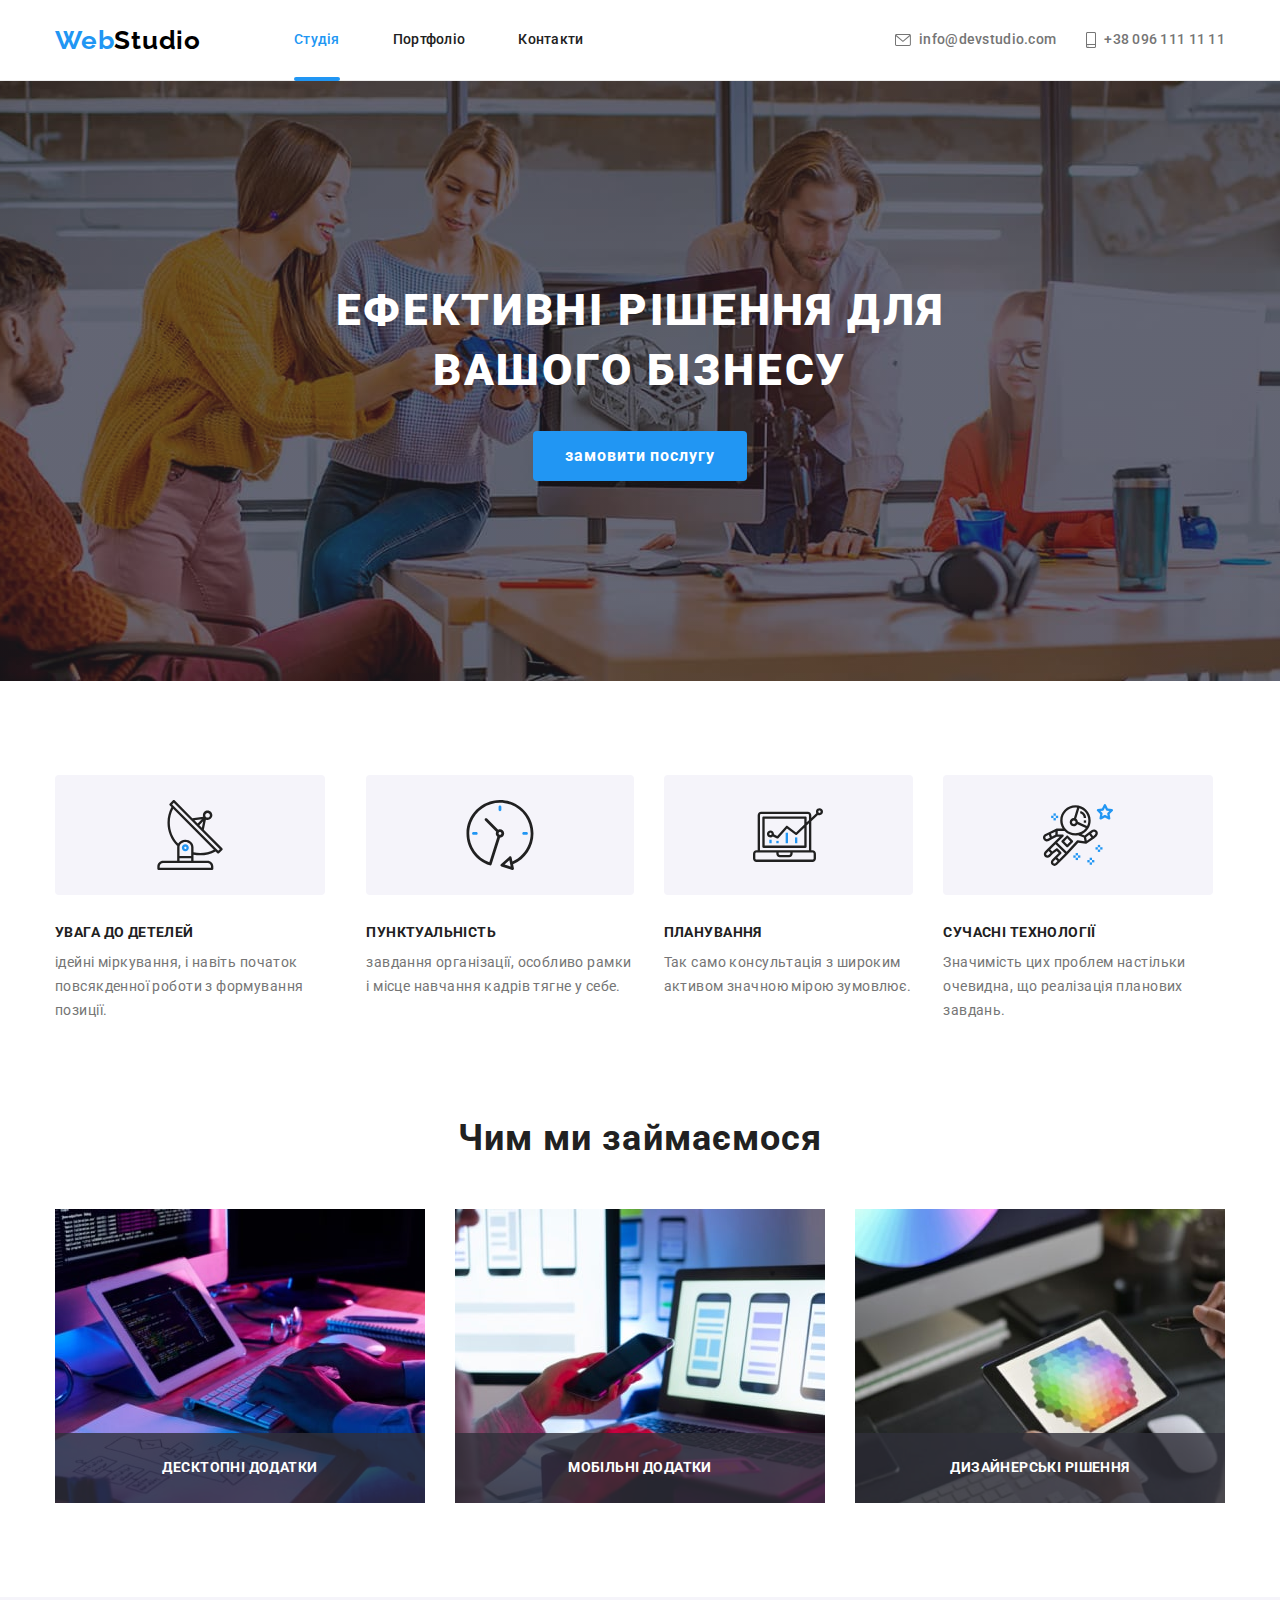
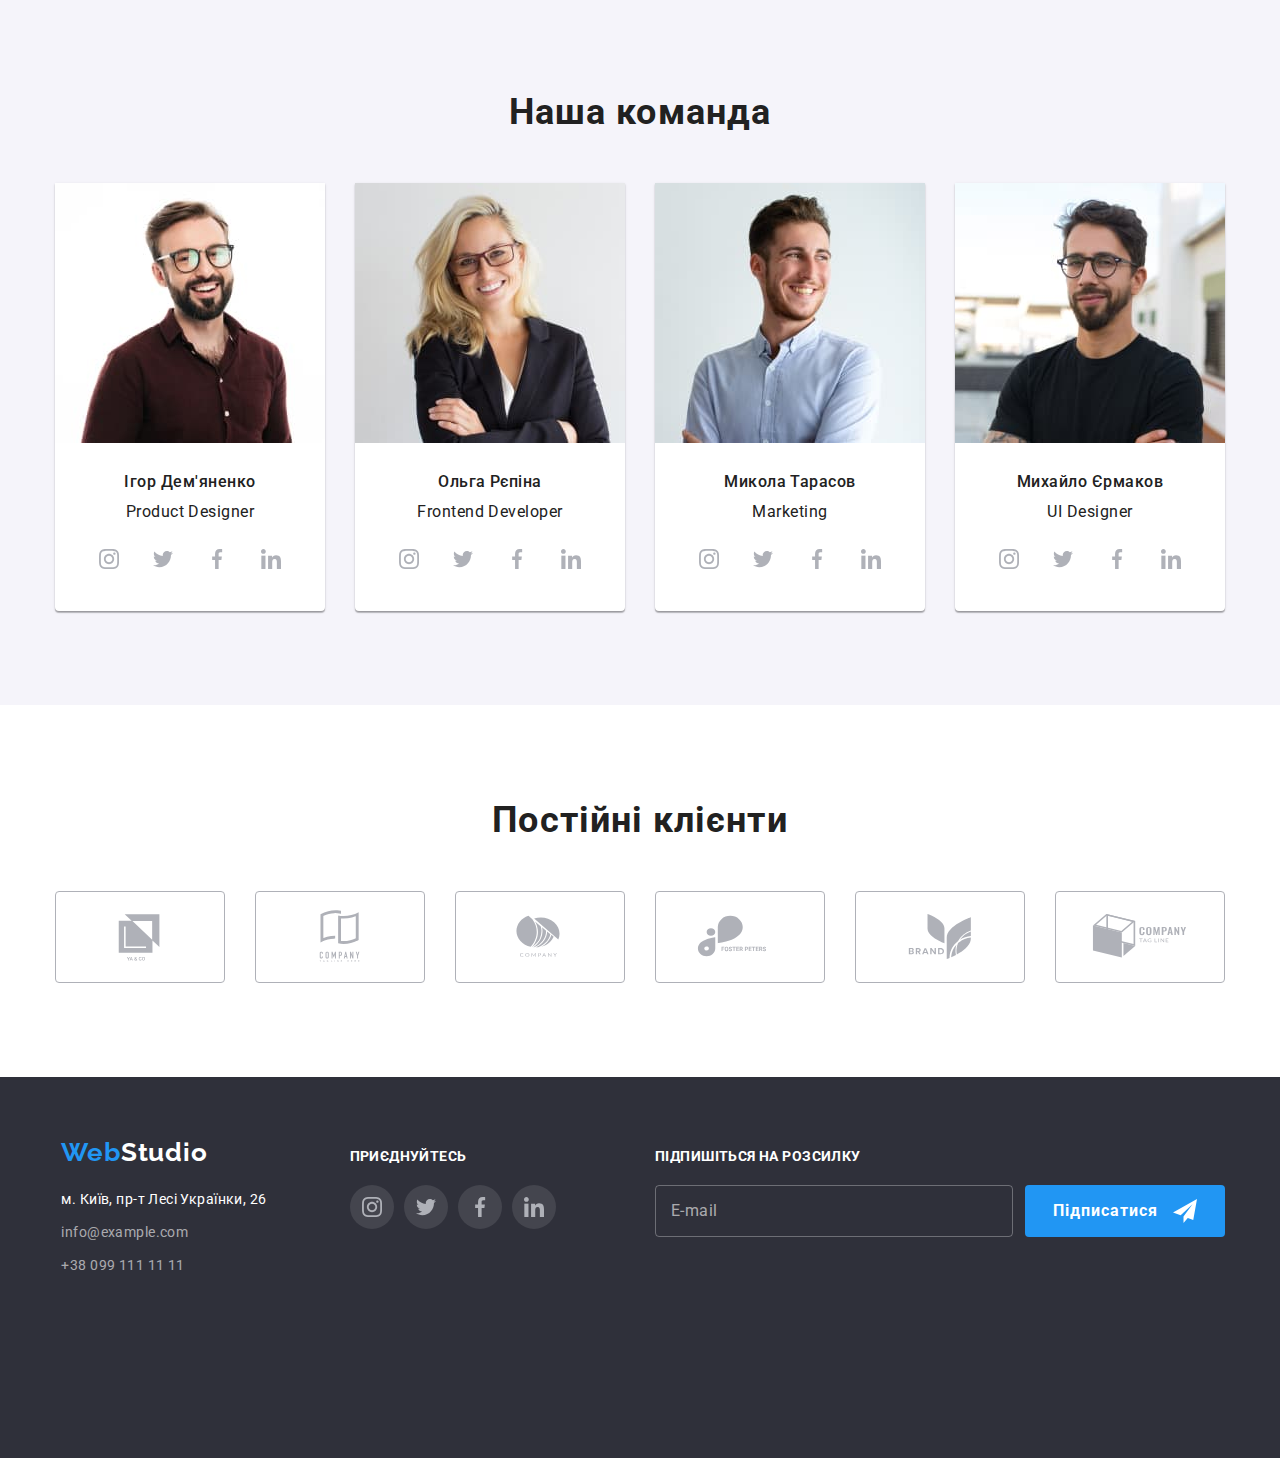
<file: index.html>
<!DOCTYPE html>
<html lang="ru">

<head>
  <meta charset="UTF-8" />
  <meta name="viewport" content="width=device-width, initial-scale=1.0" />
  <title>Mobile menu workshop</title>
  <link href="https://fonts.googleapis.com/css2?family=Raleway:wght@700&family=Roboto:wght@400;500;700;900&display=swap"
    rel="stylesheet" />
  <link rel="stylesheet"
    href="https://cdnjs.cloudflare.com/ajax/libs/modern-normalize/1.1.0/modern-normalize.min.css" />
  <link rel="stylesheet" href="./css/main.min.css" />
</head>

<body>
  <!--heder-->
  <header class="header">
    <div class="container header__container">
      <a class="logo__web">Web<span class="logo">Studio</span></a>
      <div class="header__tablet">
        <nav class="header__nav">
          <ul class="site-nav">
            <li class="site-nav__item">
              <a href="./index.html" class="site-nav__link--current">Студія</a>
            </li>
            <li class="site-nav__item">
              <a href="./portfolio.html" class="site-nav__link">Портфоліо</a>
            </li>
            <li class="site-nav__item">
              <a href="Контакты" class="site-nav__link">Контакти</a>
            </li>
          </ul>
        </nav>

        <ul class="auth-nav">
          <li class="auth-nav__item">
            <a href="mailto:info@devstudio.com" class="auth-nav__link">
              <svg class="auth-nav__icon" width="16" height="12">
                <use href="./images/icons.svg#icon-envelope-hover"></use>
              </svg>
              info@devstudio.com</a>
          </li>
          <li class="auth-nav__item">
            <a href="tel:+380961111111" class="auth-nav__link">
              <svg class="auth-nav__icon" width="10" height="16">
                <use href="./images/icons.svg#icon-smartphone"></use>
              </svg>
              +38 096 111 11 11
            </a>
          </li>
        </ul>
      </div>
      <!--mobail-->
      <button class="header__button-menu" type="button" data-menu-open>
        <svg width="40" height="40" aria-label="переключає мобільне меню">
          <use class="icon-cross" href="./images/icons.svg#icon-menu_40px"></use>
        </svg>
      </button>

      <div class="header__mobile is-hidden" id="header__mobile" data-menu>
        <div class="container-mobile">
          <div class="header__mobile--top">
            <button class="header__button-menu" type="button" data-menu-close>
              <svg width="40" height="40" aria-label="переключає мобільне меню">
                <use class="icon-cross" href="./images/icons.svg#icon-close_40px"></use>
              </svg>
            </button>

            <nav class="header__nav">
              <ul class="site-nav">
                <li class="site-nav__item">
                  <a href="./index.html" class="site-nav__link--current">Студія</a>
                </li>
                <li class="site-nav__item">
                  <a href="./portfolio.html" class="site-nav__link">Портфоліо</a>
                </li>
                <li class="site-nav__item">
                  <a href="Контакты" class="site-nav__link">Контакти</a>
                </li>
              </ul>
            </nav>
          </div>

          <div class="header__mobile--bottom">
            <ul class="auth-nav">
              <li class="auth-nav__item">
                <a href="tel:+380961111111" class="auth-nav__tel"> +38 096 111 11 11 </a>
              </li>
              <li class="auth-nav__item">
                <a href="mailto:info@devstudio.com" class="auth-nav__mail"> info@devstudio.com</a>
              </li>
            </ul>

            <ul class="mobile__sos">
              <li class="mobile__sos--blue">
                <a class="mobile__sos--coloring" href="" target="_blank"
                  rel="noopener noreferrer nofollow">Instagram</a>
              </li>
              <li class="mobile__sos--blue">
                <a class="mobile__sos--coloring" href="" target="_blank" rel="noopener noreferrer nofollow">Twitter</a>
              </li>
              <li class="mobile__sos--blue">
                <a class="mobile__sos--coloring" href="" target="_blank" rel="noopener noreferrer nofollow">Facebook</a>
              </li>
              <li class="mobile__sos--blue">
                <a class="mobile__sos--coloring" href="" target="_blank" rel="noopener noreferrer nofollow">LinkedIn</a>
              </li>
            </ul>
          </div>
        </div>
      </div>
    </div>
  </header>
  <main>
    
    <!--greeting-->
    <section class="greeting block">
      <div class="container">
        <h1 class="greeting__title">ефективні рішення для вашого бізнесу</h1>
        <button type="button" class="button" data-modal-open>замовити послугу</button>
      </div>
    </section>

    <!--features-->
    <section class="section block">
      <div class="container">
        <h2 class="visually-hidden">преимущества</h2>
        <ul class="features">
          <li class="features__item">
            <div class="features__link">
              <svg width="70" height="70">
                <use href="./images/icons.svg#icon-antenna-1"></use>
              </svg>
            </div>
            <h3 class="features__title">увага до детелей</h3>
            <p class="features__text">
              ідейні міркування, і навіть початок повсякденної роботи з формування позиції.
            </p>
          </li>
          <li class="features__item">
            <div class="features__link">
              <svg width="70" height="70">
                <use href="./images/icons.svg#icon-clock-1"></use>
              </svg>
            </div>
            <h3 class="features__title">пунктуальність</h3>
            <p class="features__text">
              завдання організації, особливо рамки і місце навчання кадрів тягне у себе.
            </p>
          </li>

          <li class="features__item">
            <div class="features__link">
              <svg width="70" height="70">
                <use href="./images/icons.svg#icon-diagram-1"></use>
              </svg>
            </div>
            <h3 class="features__title">планування</h3>
            <p class="features__text">
              Так само консультація з широким активом значною мірою зумовлює.
            </p>
          </li>

          <li class="features__item">
            <div class="features__link">
              <svg width="70" height="70">
                <use href="./images/icons.svg#icon-astronaut-1"></use>
              </svg>
            </div>
            <h3 class="features__title">сучасні технології</h3>
            <p class="features__text">
              Значимість цих проблем настільки очевидна, що реалізація планових завдань.
            </p>
          </li>
        </ul>
      </div>
    </section>

    <!--work-->
    <section class="section section--no-padding-top desktop block">
      <div class="container desktop">
        <h2 class="section__title">Чим ми займаємося</h2>

        <ul class="work section__work--margin-negative">
          <li class="work__item">
            <div class="work__wrap">
              <picture>
                <source srcset="
                      ./images/do-1/what-we-do-img01.jpg    1x,
                      ./images/do-1/what-we-do-img01-2x.jpg 2x
                    " media="(min-width:1200px)" />

                <img src="./images/do-1/what-we-do-img01.jpg" alt="мужчина работает на пк над созданинм сайтта"
                  width="370" height="294" />
              </picture>
              <p class="work__text">десктопні додатки</p>
            </div>
          </li>
          <li class="work__item">
            <div class="work__wrap">
              <picture>
                <source srcset="
                      ./images/do-2/what-we-do-img02.jpg    1x,
                      ./images/do-2/what-we-do-img02-2x.jpg 2x
                    " media="(min-width:1200px)" />

                <img src="./images/do-2/what-we-do-img02.jpg" alt="женщина разрабатывает мобильное приложение"
                  width="370" height="294" />
              </picture>
              <p class="work__text">мобільні додатки</p>
            </div>
          </li>
          <li class="work__item">
            <div class="work__wrap">
              <picture>
                <source srcset="
                      ./images/do-3/what-we-do-img03.jpg    1x,
                      ./images/do-3/what-we-do-img03-2x.jpg 2x
                    " media="(min-width:1200px)" />

                <img src="./images/do-3/what-we-do-img03.jpg" alt="дизайнер работает над палитрой на планшете"
                  width="370" height="294" />
              </picture>
              <p class="work__text">дизайнерські рішення</p>
            </div>
          </li>
        </ul>
      </div>
    </section>
    <!--team-->
    <section class="section section--background-color block">
      <div class="container">
        <h2 class="section__title">Наша команда</h2>
        <ul class="team section__team">
          <li class="team__item">
            <picture>
              <source srcset="
                    ./images/igor/our-team-photo-igor-demjanenko.jpg    1x,
                    ./images/igor/our-team-photo-igor-demjanenko-2x.jpg 2x
                  " media="(min-width: 1200px)" />
              <source srcset="
                    ./images/igor/our-team-photo-igor-demjanenko-tablet.jpg,
                    ./images/igor/our-team-photo-igor-demjanenko-tablet-2x.jpg
                  " media="(min-width:768px)" />

              <source srcset="
                    ./images/igor/our-team-photo-igor-demjanenko-mob.jpg    1x,
                    ./images/igor/our-team-photo-igor-demjanenko-mob-2x.jpg 2x
                  " media="(max-width: 767px)" />

              <img class="team__link" src="./images/igor/our-team-photo-igor-demjanenko-mob.jpg" alt="фото мужчины в очках, что
              улыбается. Похожий на Понамарева" width="450" height="460" />
            </picture>

            <div class="team__wrap">
              <h3 class="team__subtitle">Ігор Дем'яненко</h3>
              <p lang="en" class="team__text">Product Designer</p>
              <ul class="social list">
                <li class="social__item">
                  <a href="" class="social__link">
                    <svg class="social__icon" width="20" height="20">
                      <use href="./images/icons.svg#icon-instagram-2"></use>
                    </svg>
                  </a>
                </li>
                <li class="social__item">
                  <a href="" class="social__link">
                    <svg class="social__icon" width="20" height="20">
                      <use href="./images/icons.svg#icon-twitter-1"></use>
                    </svg>
                  </a>
                </li>
                <li class="social__item">
                  <a href="" class="social__link link">
                    <svg class="social__icon" width="20" height="20">
                      <use href="./images/icons.svg#icon-facebook-1"></use>
                    </svg>
                  </a>
                </li>
                <li class="social__item">
                  <a href="" class="social__link">
                    <svg class="social__icon" width="20" height="20">
                      <use href="./images/icons.svg#icon-linkedin-1"></use>
                    </svg>
                  </a>
                </li>
              </ul>
            </div>
          </li>

          <li class="team__item">
            <picture>
              <source srcset="
                    ./images/olga/our-team-photo-olga-repina.jpg    1x,
                    ./images/olga/our-team-photo-olga-repina-2x.jpg 2x
                  " media="(min-width: 1200px)" />

              <source srcset="
                    ./images/olga/our-team-photo-olga-repina-tablet.jpg    1x,
                    ./images/olga/our-team-photo-olga-repina-tablet-2x.jpg 2x
                  " media="(min-width: 768px)" />

              <source srcset="
                    ./images/olga/our-team-photo-olga-repina-mob.jpg    1x,
                    ./images/olga/our-team-photo-olga-repina-mob-2x.jpg 2x
                  " media="(max-width: 767px)" />
              <img class="team__link" src="./images/olga/our-team-photo-olga-repina-mob.jpg"
                alt="фото веселой женщины в очках" width="450" height="460" />
            </picture>

            <div class="team__wrap">
              <h3 class="team__subtitle">Ольга Рєпіна</h3>
              <p lang="en" class="team__text">Frontend Developer</p>
              <ul class="social list">
                <li class="social__item">
                  <a href="" class="social__link">
                    <svg class="social__icon" width="20" height="20">
                      <use href="./images/icons.svg#icon-instagram-2"></use>
                    </svg>
                  </a>
                </li>

                <li class="social__item">
                  <a href="" class="social__link">
                    <svg class="social__icon" width="20" height="20">
                      <use href="./images/icons.svg#icon-twitter-1"></use>
                    </svg>
                  </a>
                </li>
                <li class="social__item">
                  <a href="" class="social__link">
                    <svg class="social__icon" width="20" height="20">
                      <use href="./images/icons.svg#icon-facebook-1"></use>
                    </svg>
                  </a>
                </li>
                <li class="social__item">
                  <a href="" class="social__link">
                    <svg class="social__icon" width="20" height="20">
                      <use href="./images/icons.svg#icon-linkedin-1"></use>
                    </svg>
                  </a>
                </li>
              </ul>
            </div>
          </li>

          <li class="team__item">
            <picture>
              <source srcset="
                    ./images/nikolai/our-team-photo-nikolai-tarasov.jpg    1x,
                    ./images/nikolai/our-team-photo-nikolai-tarasov-2x.jpg 2x
                  " media="(min-width: 1200px)" />

              <source srcset="
                    ./images/nikolai/our-team-photo-nikolai-tarasov-tablet.jpg      1x,
                    ./images/nikolai/our-team-photo-nikolai-tarasov-tablet-2x.jpg2x
                  " media="(min-width: 768px)" />

              <source srcset="
                    ./images/nikolai/our-team-photo-nikolai-tarasov-mob.jpg    1x,
                    ./images/nikolai/our-team-photo-nikolai-tarasov-mob-2x.jpg 2x
                  " media="(max-width: 767px)" />

              <img class="team__link" src="./images/nikolai/our-team-photo-nikolai-tarasov-mob.jpg"
                alt="фото мужчины с искренней улыбкой" width="450" height="460" />
            </picture>
            <div class="team__wrap">
              <h3 class="team__subtitle">Микола Тарасов</h3>
              <p lang="en" class="team__text">Marketing</p>

              <ul class="social list">
                <li class="social__item">
                  <a href="" class="social__link">
                    <svg class="social__icon" width="20" height="20">
                      <use href="./images/icons.svg#icon-instagram-2"></use>
                    </svg>
                  </a>
                </li>
                <li class="social__item">
                  <a href="" class="social__link">
                    <svg class="social__icon" width="20" height="20">
                      <use href="./images/icons.svg#icon-twitter-1"></use>
                    </svg>
                  </a>
                </li>
                <li class="social__item">
                  <a href="" class="social__link">
                    <svg class="social__icon" width="20" height="20">
                      <use href="./images/icons.svg#icon-facebook-1"></use>
                    </svg>
                  </a>
                </li>
                <li class="social__item">
                  <a href="" class="social__link">
                    <svg class="social__icon" width="20" height="20">
                      <use href="./images/icons.svg#icon-linkedin-1"></use>
                    </svg>
                  </a>
                </li>
              </ul>
            </div>
          </li>

          <li class="team__item">
            <picture>
              <source srcset="./images/mihail/our-team-photo-mihail-ermakov.jpg 1x, 
                ./images/mihail/our-team-photo-mihail-ermakov-2x.jpg 2x" media="(min-width: 1200px)" />

              <source srcset="
                    ./images/mihail/our-team-photo-mihail-ermakov-tablet.jpg    1x,
                    ./images/mihail/our-team-photo-mihail-ermakov-tablet-2x.jpg 2x
                  " media="(min-width: 768px)" />

              <source srcset="
                    ./images/mihail/our-team-photo-mihail-ermakov-mob.jpg   1x,
                    ./images/igor/our-team-photo-igor-demjanenko-mob-2x.jpg 2x
                  " media="(max-width: 767px)" />

              <img class="team__link" src="./images/mihail/our-team-photo-mihail-ermakov-mob.jpg"
                alt="фото мужчины в чорной футболке с улыбкой как в голивудского разбойника" width="450" height="460" />
            </picture>
            <div class="team__wrap">
              <h3 class="team__subtitle">Михайло Єрмаков</h3>
              <p lang="en" class="team__text">UI Designer</p>

              <ul class="social list">
                <li class="social__item">
                  <a href="" class="social__link">
                    <svg class="social__icon" width="20" height="20">
                      <use href="./images/icons.svg#icon-instagram-2"></use>
                    </svg>
                  </a>
                </li>
                <li class="social__item">
                  <a href="" class="social__link">
                    <svg class="social__icon" width="20" height="20">
                      <use href="./images/icons.svg#icon-twitter-1"></use>
                    </svg>
                  </a>
                </li>
                <li class="social__item">
                  <a href="" class="social__link">
                    <svg class="social__icon" width="20" height="20">
                      <use href="./images/icons.svg#icon-facebook-1"></use>
                    </svg>
                  </a>
                </li>
                <li class="social__item">
                  <a href="" class="social__link">
                    <svg class="social__icon" width="20" height="20">
                      <use href="./images/icons.svg#icon-linkedin-1"></use>
                    </svg>
                  </a>
                </li>
              </ul>
            </div>
          </li>
        </ul>
      </div>
    </section>

    <!--clints-->
    <section class="section block">
      <div class="container">
        <h2 class="section__title">Постійні клієнти</h2>
        <ul class="clints">
          <li class="clints__item">
            <a href="" class="clints__link">
              <svg class="clints__icon" width="106" height="60">
                <use href="./images/icons.svg#icon-rect"></use>
              </svg>
            </a>
          </li>
          <li class="clints__item">
            <a href="" class="clints__link">
              <svg class="clints__icon" width="106" height="60">
                <use href="./images/icons.svg#icon-window"></use>
              </svg>
            </a>
          </li>
          <li class="clints__item">
            <a href="" class="clints__link">
              <svg class="clints__icon" width="106" height="60">
                <use href="./images/icons.svg#icon-bol"></use>
              </svg>
            </a>
          </li>
          <li class="clints__item">
            <a href="" class="clints__link">
              <svg class="clints__icon" width="106" height="60">
                <use href="./images/icons.svg#icon-drop"></use>
              </svg>
            </a>
          </li>
          <li class="clints__item">
            <a href="" class="clints__link">
              <svg class="clints__icon" width="106" height="60">
                <use href="./images/icons.svg#icon-leaf"></use>
              </svg>
            </a>
          </li>
          <li class="clints__item">
            <a href="" class="clints__link">
              <svg class="clints__icon" width="106" height="60">
                <use href="./images/icons.svg#icon-cub"></use>
              </svg>
            </a>
          </li>
        </ul>
      </div>
    </section>
  </main>

  <!--footer-->
  <footer class="footer block">
    <div class="container">
      <div class="footer__wrap">
        <div class="contacts">
          <div class="footer-logo">
            <a class="logo__web">Web<span class="logo footer__logo">Studio</span></a>
          </div>
          <address>
            <ul class="address footer__address">
              <li class="address__item">
                <a class="address__map"
                  href="https://www.google.com.ua/maps/place/%D0%B1%D1%83%D0%BB.+%D0%9B%D0%B5%D1%81%D0%B8+%D0%A3%D0%BA%D1%80%D0%B0%D0%B8%D0%BD%D0%BA%D0%B8,+26,+%D0%9A%D0%B8%D0%B5%D0%B2,+02000/@50.4265807,30.5361971,17z/data=!3m1!4b1!4m5!3m4!1s0x40d4cf0e033ecbe9:0x57a4dffefec77da0!8m2!3d50.4265807!4d30.5383858?hl=ru"
                  target="_blank" rel="noopener noreferrer nofollow">м. Київ, пр-т Лесі Українки, 26</a>
              </li>

              <li class="address__item">
                <a href="mailo:info@example.com" class="address__cotact">info@example.com</a>
              </li>
              <li class="address__item">
                <a href="tel:+380991111111" class="address__cotact">+38 099 111 11 11</a>
              </li>
            </ul>
          </address>
        </div>

        <div class="footer-soc footer__footer-soc">
          <h2 class="footer__title">приєднуйтесь</h2>

          <ul class="social list">
            <li class="social__item">
              <a href="" class="social_link social_link--dark-bg link">
                <svg class="social__icon" width="20" height="20">
                  <use href="./images/icons.svg#icon-instagram-2"></use>
                </svg>
              </a>
            </li>

            <li class="social__item">
              <a href="" class="social_link social_link--dark-bg link">
                <svg class="social__icon" width="20" height="20">
                  <use href="./images/icons.svg#icon-twitter-1"></use>
                </svg>
              </a>
            </li>
            <li class="social__item">
              <a href="" class="social_link social_link--dark-bg link">
                <svg class="social__icon" width="20" height="20">
                  <use href="./images/icons.svg#icon-facebook-1"></use>
                </svg>
              </a>
            </li>
            <li class="social__item">
              <a href="" class="social_link social_link--dark-bg link">
                <svg class="social__icon" width="20" height="20">
                  <use href="./images/icons.svg#icon-linkedin-1"></use>
                </svg>
              </a>
            </li>
          </ul>
        </div>
      </div>
      <form class="footer-form footer__footer-form">
        <h2 class="footer__title">Підпишіться на розсилку</h2>
        <div class="footer-form__email">
          <div class="footer-form__wrap">
            <input type="email" autocomplete="off" name="email" class="footer-form__iput" placeholder=" " />
            <label class="footer-form__label">E-mail</label>
          </div>
          <button type="submit" class="footer-form__button">
            <svg class="footer-form__icon" width="24" height="24">
              <use href="./images/icons.svg#icon-send"></use>
            </svg>Підписатися
          </button>
        </div>
      </form>
    </div>
  </footer>

  <!--modal-->
  <div class="backdrop is-hidden" data-modal>
    <div class="modal">
      <button type="button" class="modal__btn" data-modal-close>
        <svg width="18" height="18">
          <use href="./images/icons.svg#icon-close"></use>
        </svg>
      </button>

      <form class="modal-form" autocomplete="off">
        <h2 class="modal-form__title">Залиште свої дані, ми вам передзвонимо</h2>
        <ul class="modal-form__list">
          <li class="modal-form__item">
            <label for="name" class="modal-form__lable">Ім'я</label>
            <div class="modal-form__wrap">
              <input id="name" type="text" name="name" class="modal-form__input" />
              <svg class="modal-form__icon" width="18" height="18">
                <use href="./images/icons.svg#person-black"></use>
              </svg>
            </div>
          </li>

          <li class="modal-form__item">
            <label for="tel" class="modal-form__lable">Телефон</label>
            <div class="modal-form__wrap">
              <input id="tel" type="tel" name="tel" class="modal-form__input" />
              <svg class="modal-form__icon" width="18" height="18">
                <use href="./images/icons.svg#phone-black"></use>
              </svg>
            </div>
          </li>

          <li class="modal-form__item">
            <label for="modal-email" class="modal-form__lable">Пошта</label>
            <div class="modal-form__wrap">
              <input id="modal-email" type="email" name="email" class="modal-form__input" />
              <svg class="modal-form__icon" width="18" height="18">
                <use href="./images/icons.svg#email-black"></use>
              </svg>
            </div>
          </li>

          <li>
            <label for="coment" class="modal-form__lable">Коментар</label>
            <textarea class="modal-form__textarea" name="coment" id="coment" placeholder="Введіть текст"></textarea>
          </li>
        </ul>

        <div class="modal-checkbox modal__modal-checkbox">
          <input class="modal-checkbox__check visually-hidden" id="check" type="checkbox" name="check" value="ok" />

          <label class="modal-checkbox__label" for="check">
            <span class="modal-checkbox__span">
              <svg class="modal-checkbox__icon" width="16" height="15">
                <use href="./images/icons.svg#icon-check"></use>
              </svg>
            </span>
            Погоджуюся з розсилкою та приймаю
            <a href="#" class="modal-checkbox__label--pact">Умови договору</a>
          </label>
        </div>

        <button type="submit" class="button">Відправити</button>
      </form>
    </div>
  </div>
  <script src="./js/modal.js"></script>
  <script src="./js/mobile-menu.js"></script>
</body>

</html>
</file>
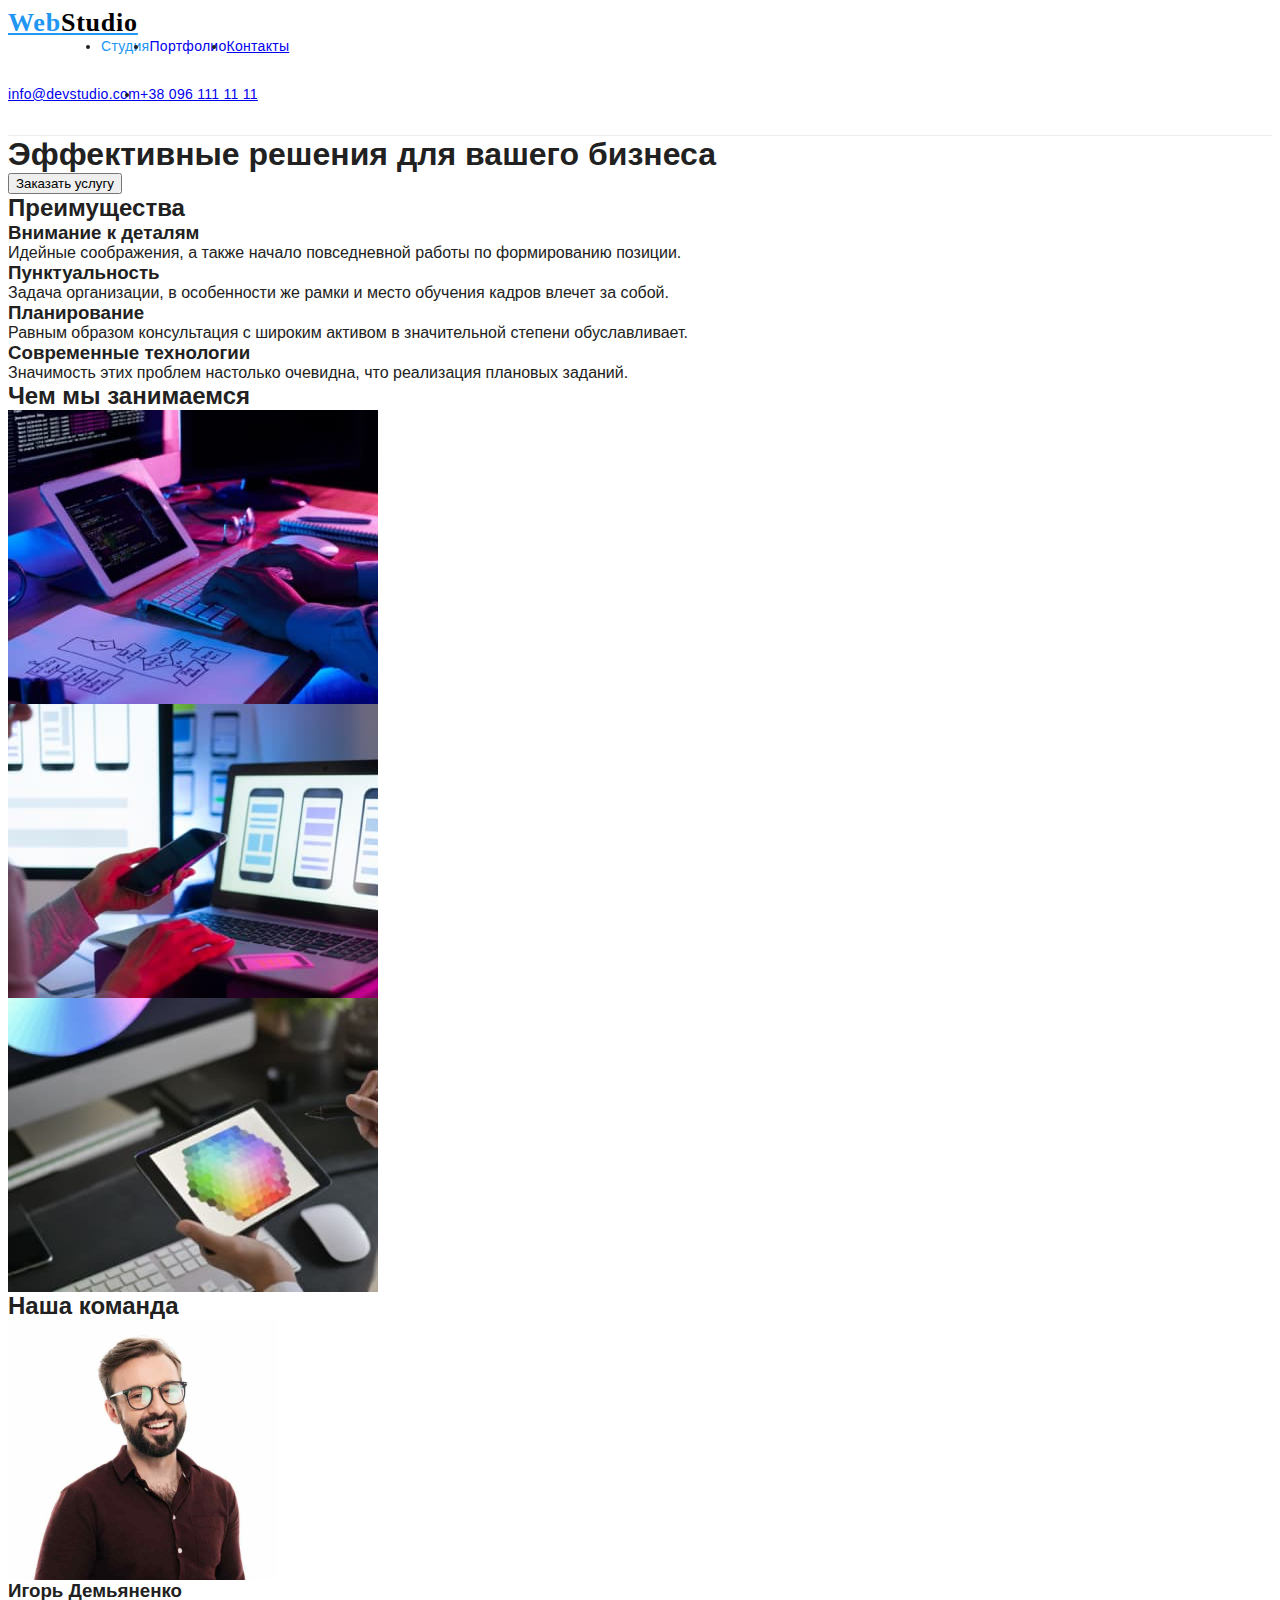
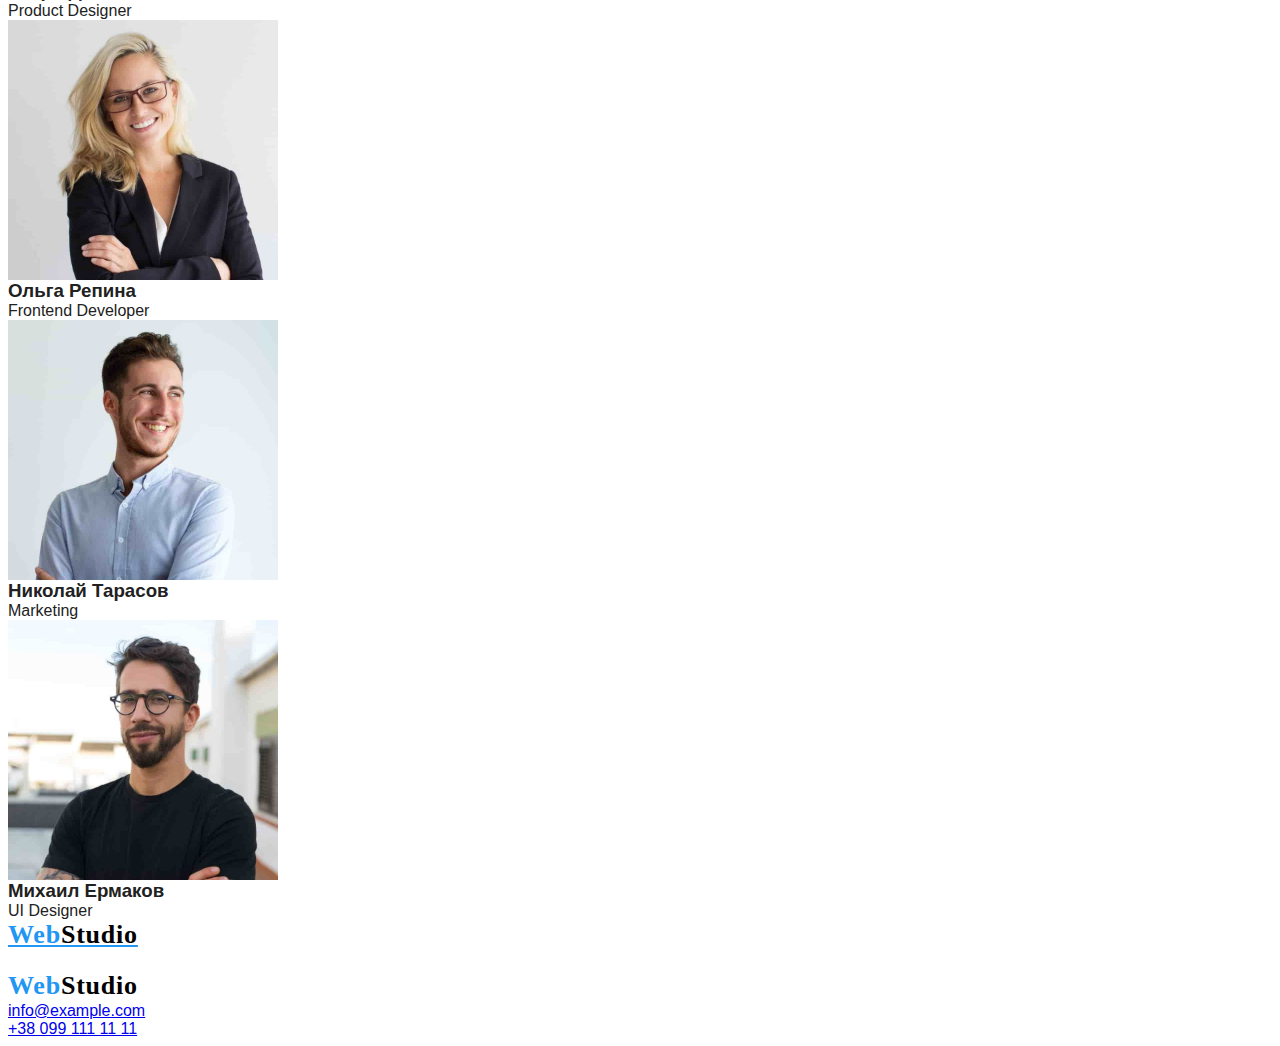
<file: main.html>
<!DOCTYPE html>
<html lang="ru">
<head>
    <meta charset="UTF-8">
    <meta name="viewport" content="width=device-width, initial-scale=1.0">
    <title>Document</title>
    <link rel="stylesheet" href="./css/styles.css">
</head>
<body>
    <!--heder-->
    <header class="pege-header">
       <nav> 
        <a href class="logo-first">Web<span class="logo-second">Studio</span></a>
             <ul class="site-nav">
                <li><a href="Студия" class="current"/>Студия</li>
                <li><a href="./portfolio.html" class="link"/>Портфолио</li>
                <li><a href="Контакты" class="contacts"/>Контакты</li>
             </ul>
        </nav>
        
        <ul class="auth-nav"> 
            <li> <a href="mailto:info@devstudio.com">info@devstudio.com</a></li>
            <li><a href="tel:+380961111111"> +38 096 111 11 11 </a></li>
        </ul>   
    </header>

    <main>
<!--перша сторінка клич-->
        <section>
            <h1>Эффективные решения для вашего бизнеса</h1>
            <button type="button">Заказать услугу</button>
        </section>

<!--друга сторінка Чим займаються-->
        <section>
            <h2>Преимущества</h2>
            <ul>
                <li>
                    <h3>Внимание к деталям</h3>
                    <p>
                        Идейные соображения, а также начало повседневной работы по формированию позиции.
                    </p>
                </li>
                <li>
                    <h3>Пунктуальность</h3>
                    <p>
                        Задача организации, в особенности же рамки и место обучения кадров влечет за собой.
                    </p>
                </li>
                    
                <li>
                    <h3>Планирование </h3>
                    <p>
                        Равным образом консультация с широким активом в значительной степени обуславливает.
                    </p>
                </li>

                <li>
                    <h3> Современные технологии</h3>
                    <p> 
                        Значимость этих проблем настолько очевидна, что реализация плановых заданий.
                    </p>
                </li>
            </ul>
        </section>

        <section>
            <h2>Чем мы занимаемся</h2>

            <ul>
                <li>
                    <img 
                        src="./images/gfoto-left.jpg" 
                        alt="мужчина работает на пк над созданинм сайтта" 
                        widyh="370" 
                    />
                </li>
                <li>
                    <img 
                        src="./images/foto-centr.jpg" 
                        alt="женщина разрабатывает мобильное приложение" 
                        widyh="370" 
                    />
                </li>
                <li>
                    <img 
                        src="./images/foto-ryght.jpg" 
                        alt="дизайнер работает над палитрой на планшете"
                        widyh="370" 
                    />
                </li>
            </ul>
        </section>
<!--секція 2 команда-->
        <section>
            <h2> Наша команда</h2>
            <ul> 
                <li>
                        <img 
                            src="./images/man1.jpg" 
                            alt="фото мужчины в очках, что улыбается. Похожий на Понамарева " 
                            width="270"
                        />
                        <h3>Игорь Демьяненко</h3>
                        <p>Product Designer</p>
                </li>

                <li>
                            <img 
                                src="./images/women.jpg"
                                alt="фото веселой женщины в очках"
                                width="270"
                            />
                            <h3>Ольга Репина</h3>
                            <p>Frontend Developer</p>
                </li>

                <li>
                        <img
                            src="./images/man2.jpg"
                            alt="фото мужчины с искренней улыбкой"
                            width="270"
                        />
                        <h3>Николай Тарасов</h3>
                        <p>Marketing</p>
                </li>

                <li>
                        <img 
                            src="./images/man3.jpg"
                            alt="фото мужчины в чорной футболке с улыбкой как в голивудского разбойника"
                            width="270"
                        />
                        <h3>Михаил Ермаков</h3>
                        <p>UI Designer</p>
                </li>
            </ul>
        </section>

    </main>
    
    <footer>
        <a href class="logo-first">Web<span class="logo-second">Studio</span></a>
        
        <address>
            <ul>
                <li>
                    <h1 class="logo-first">Web<span class="logo-second">Studio</span></h1>
                    
                 <li>
                    <a href="mailo:info@example.com">info@example.com</a>
                 </li>   
                 <li>
                    <a href="tel:+38 099 111 11 11">+38 099 111 11 11</a>
                 </li>
            </ul>           
        </address>        
    </footer>

</body>
</html>
</file>
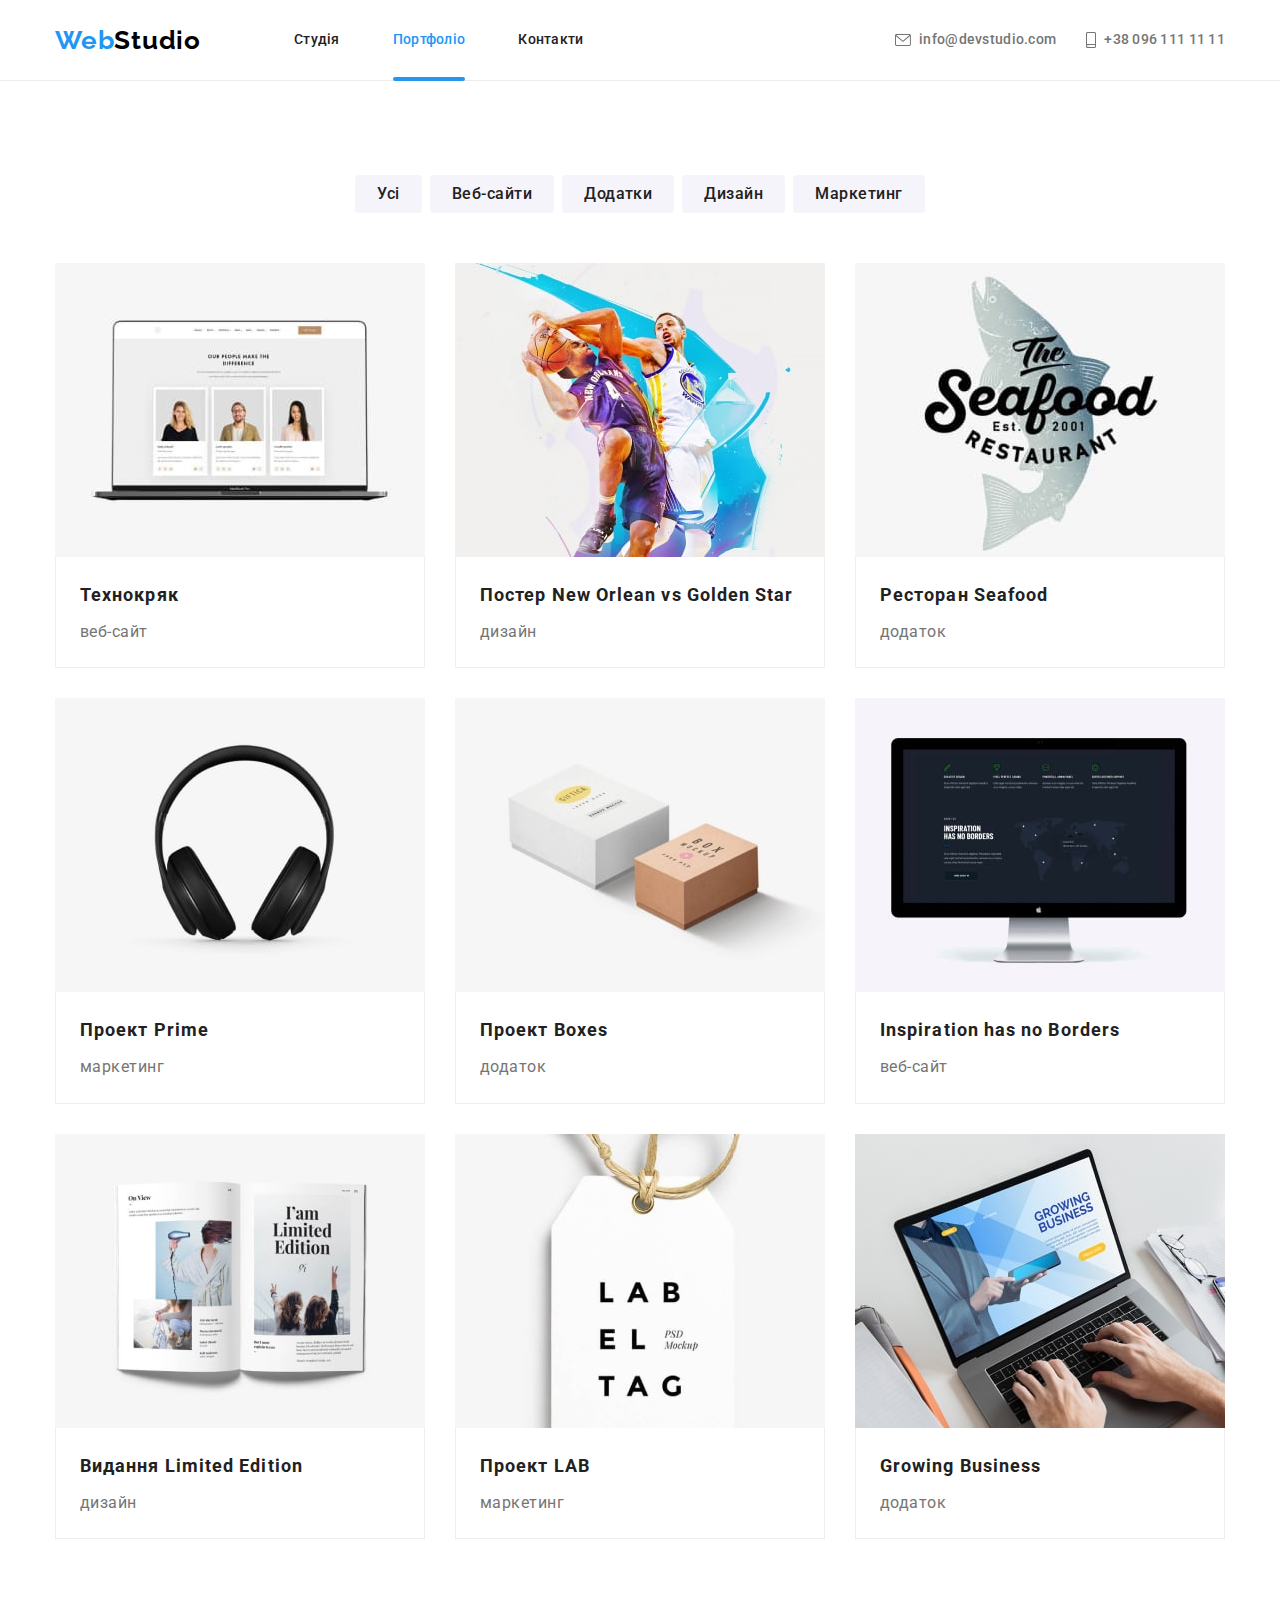
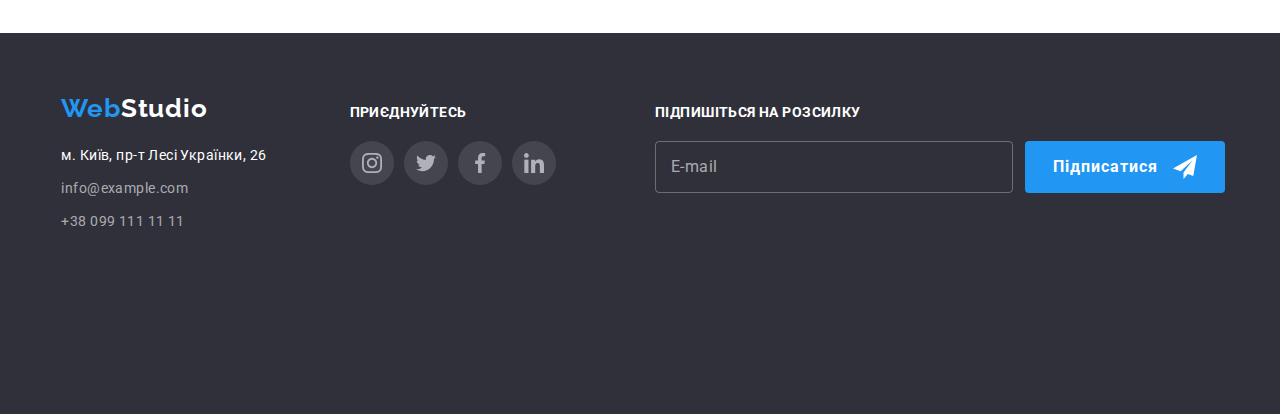
<file: portfolio.html>
<!DOCTYPE html>
<html lang="ru">
  <head>
    <meta charset="UTF-8" />
    <meta name="viewport" content="width=device-width, initial-scale=1.0" />
    <title>Document</title>
    <link
      href="https://fonts.googleapis.com/css2?family=Raleway:wght@700&family=Roboto:wght@400;500;700;900&display=swap"
      rel="stylesheet"
    />
    <link
      rel="stylesheet"
      href="https://cdnjs.cloudflare.com/ajax/libs/modern-normalize/1.1.0/modern-normalize.min.css"
    />
    <link rel="stylesheet" href="./css/main.min.css" />
  </head>

  <body modal-open>
    <!--heder-->
    <header class="header">
      <div class="container header__container">
        <a class="logo__web">Web<span class="logo">Studio</span></a>
        <div class="header__tablet">
          <nav class="header__nav">
            <ul class="site-nav">
              <li class="site-nav__item">
                <a href="./index.html" class="site-nav__link">Студія</a>
              </li>
              <li class="site-nav__item">
                <a href="./portfolio.html" class="site-nav__link--current">Портфоліо</a>
              </li>
              <li class="site-nav__item">
                <a href="Контакты" class="site-nav__link">Контакти</a>
              </li>
            </ul>
          </nav>

          <ul class="auth-nav">
            <li class="auth-nav__item">
              <a href="mailto:info@devstudio.com" class="auth-nav__link">
                <svg class="auth-nav__icon" width="16" height="12">
                  <use href="./images/icons.svg#icon-envelope-hover"></use>
                </svg>
                info@devstudio.com</a
              >
            </li>
            <li class="auth-nav__item">
              <a href="tel:+380961111111" class="auth-nav__link">
                <svg class="auth-nav__icon" width="10" height="16">
                  <use href="./images/icons.svg#icon-smartphone"></use>
                </svg>
                +38 096 111 11 11
              </a>
            </li>
          </ul>
        </div>
        <!--mobail-->
        <button class="header__button-menu" type="button" data-menu-open>
          <svg width="40" height="40" aria-label="переключає мобільне меню">
            <use class="icon-cross" href="./images/icons.svg#icon-menu_40px"></use>
          </svg>
        </button>

        <div class="header__mobile is-hidden" id="header__mobile" data-menu>
          <div class="container-mobile">
            <div class="header__mobile--top">
              <button class="header__button-menu" type="button" data-menu-close>
                <svg width="40" height="40" aria-label="переключає мобільне меню">
                  <use class="icon-cross" href="./images/icons.svg#icon-close_40px"></use>
                </svg>
              </button>

              <nav class="header__nav">
                <ul class="site-nav">
                  <li class="site-nav__item">
                    <a href="./index.html" class="site-nav__link">Студія</a>
                  </li>
                  <li class="site-nav__item">
                    <a href="./portfolio.html" class="site-nav__link--current">Портфоліо</a>
                  </li>
                  <li class="site-nav__item">
                    <a href="Контакты" class="site-nav__link">Контакти</a>
                  </li>
                </ul>
              </nav>
            </div>

            <div class="header__mobile--bottom">
              <ul class="auth-nav">
                <li class="auth-nav__item">
                  <a href="tel:+380961111111" class="auth-nav__tel"> +38 096 111 11 11 </a>
                </li>
                <li class="auth-nav__item">
                  <a href="mailto:info@devstudio.com" class="auth-nav__mail"> info@devstudio.com</a>
                </li>
              </ul>

              <ul class="mobile__sos">
                <li class="mobile__sos--blue">
                  <a
                    class="mobile__sos--coloring"
                    href=""
                    target="_blank"
                    rel="noopener noreferrer nofollow"
                    >Instagram</a
                  >
                </li>
                <li class="mobile__sos--blue">
                  <a
                    class="mobile__sos--coloring"
                    href=""
                    target="_blank"
                    rel="noopener noreferrer nofollow"
                    >Twitter</a
                  >
                </li>
                <li class="mobile__sos--blue">
                  <a
                    class="mobile__sos--coloring"
                    href=""
                    target="_blank"
                    rel="noopener noreferrer nofollow"
                    >Facebook</a
                  >
                </li>
                <li class="mobile__sos--blue">
                  <a
                    class="mobile__sos--coloring"
                    href=""
                    target="_blank"
                    rel="noopener noreferrer nofollow"
                    >LinkedIn</a
                  >
                </li>
              </ul>
            </div>
          </div>
        </div>
      </div>
    </header>

    <main>
      <section class="section block">
        <div class="container">
          <h1 class="visually-hidden">навигація</h1>
          <ul class="portfolio">
            <li class="portfolio__item">
              <button type="button" class="button--second">Усі</button>
            </li>

            <li class="portfolio__item">
              <button type="button" class="button--second">Веб-сайти</button>
            </li>

            <li class="portfolio__item">
              <button type="button" class="button--second">Додатки</button>
            </li>

            <li class="portfolio__item">
              <button type="button" class="button--second">Дизайн</button>
            </li>

            <li class="portfolio__item">
              <button type="button" class="button--second">Маркетинг</button>
            </li>
          </ul>

          <ul class="product section__product">
            <li class="product__item">
              <a href="#" class="product__img">
                <div class="product__wrap--top">
                  <picture>
                    <source
                      srcset="./images/1/project01.jpg 1x, ./images/1/project01-2x.jpg 2x"
                      media="(min-width: 1200px)"
                    />

                    <source
                      srcset="
                        ./images/1/project01-tablet.jpg    1x,
                        ./images/1/project01-tablet-2x.jpg 2x
                      "
                      media="(min-width: 768px)"
                    />

                    <source
                      srcset="./images/1/project01-mob.jpg 1x, ./images/1/project01-mob-2x.jpg 2x"
                      media="(max-width: 767px)"
                    />

                    <img
                      src="./images/1/project01-mob.jpg"
                      alt="ноутбук с изображениям веб сайта"
                      width="450"
                      height="294"
                    />
                  </picture>
                  <p class="product__text">
                    Ресурс пропонує комплексні пропозиції з різним рівнем функціоналу та сервісів.
                    Все це дозволить відвідувачу отримати вичерпні відомості про компанію чи
                    приватну особу.
                  </p>
                </div>
                <div class="product__wrap">
                  <h2 class="product__title">Технокряк</h2>
                  <p class="product__after-title">веб-сайт</p>
                </div>
              </a>
            </li>

            <li class="product__item">
              <a href="#" class="product__img">
                <div class="product__wrap--top">
                  <picture>
                    <source
                      srcset="./images/2/imgdesktop-min.jpg 1x, ./images/2/imgdesktop-2x-min.jpg 2x"
                      media="(min-width: 1200px)"
                    />

                    <source
                      srcset="./images/2/imgtablet-min.jpg 1x, ./images/2/imgtablet-2x-min.jpg 2x"
                      media="(min-width: 768px)"
                    />

                    <source
                      srcset="./images/2/img-min.jpg 1x, ./images/2/img2x-min.jpg 2x"
                      media="(max-width: 767px)"
                    />

                    <img
                      src="./images/2/img-min.jpg"
                      alt="двое мужчин играет в баскетбол"
                      width="450"
                      height="294"
                    />
                  </picture>
                  <p class="product__text">
                    Ресурс пропонує комплексні пропозиції з різним рівнем функціоналу та сервісів.
                    Все це дозволить відвідувачу отримати вичерпні відомості про компанію чи
                    приватну особу.
                  </p>
                </div>
                <div class="product__wrap">
                  <h2 class="product__title">Постер New Orlean vs Golden Star</h2>
                  <p class="product__after-title">дизайн</p>
                </div>
              </a>
            </li>

            <li class="product__item">
              <a href="#" class="product__img">
                <div class="product__wrap--top">
                  <picture>
                    <source
                      srcset="./images/3/project03.jpg 1x, ./images/3/project03-2x.jpg 2x"
                      media="(min-width: 1200px)"
                    />

                    <source
                      srcset="
                        ./images/3/project03-tablet.jpg   1x,
                        /images/3/project03-tablet-2x.jpg 2x
                      "
                      media="(min-width: 768px)"
                    />

                    <source
                      srcset="./images/3/project03-mob.jpg 1x, ./images/3/project03-mob-2x.jpg 2x"
                      media="(max-width: 767px)"
                    />

                    <img
                      src="./images/3/project03-mob.jpg"
                      alt="реклама магазина рыби с рыбой на заставке"
                      width="450"
                      height="294"
                    />
                  </picture>
                  <p class="product__text">
                    Ресурс пропонує комплексні пропозиції з різним рівнем функціоналу та сервісів.
                    Все це дозволить відвідувачу отримати вичерпні відомості про компанію чи
                    приватну особу.
                  </p>
                </div>
                <div class="product__wrap">
                  <h2 class="product__title">Ресторан Seafood</h2>
                  <p class="product__after-title">додаток</p>
                </div>
              </a>
            </li>

            <li class="product__item">
              <a href="#" class="product__img">
                <div class="product__wrap--top">
                  <picture>
                    <source
                      srcset="./images/4/project04.jpg 1x, ./images/4/project04-2x.jpg 2x"
                      media="(min-width: 1200px)"
                    />

                    <source
                      srcset="
                        ./images/4/project04-tablet.jpg    1x,
                        ./images/4/project04-tablet-2x.jpg 2x
                      "
                      media="(min-width: 768px)"
                    />

                    <source
                      srcset="./images/4/project04-mob.jpg 1x, ./images/4/project04-mob-2x.jpg 2x"
                      media="(max-width: 767px)"
                    />

                    <img
                      src="./images/4/project04-mob.jpg"
                      alt="чорные наушники"
                      width="450"
                      height="294"
                    />
                  </picture>
                  <p class="product__text">
                    Ресурс пропонує комплексні пропозиції з різним рівнем функціоналу та сервісів.
                    Все це дозволить відвідувачу отримати вичерпні відомості про компанію чи
                    приватну особу.
                  </p>
                </div>
                <div class="product__wrap">
                  <h2 class="product__title">Проект Prime</h2>
                  <p class="product__after-title">маркетинг</p>
                </div>
              </a>
            </li>

            <li class="product__item">
              <a href="#" class="product__img">
                <div class="product__wrap--top">
                  <picture>
                    <source
                      srcset="./images/5/project05.jpg 1x, ./images/5/project05-2x.jpg 2x"
                      media="(min-width: 1200px)"
                    />

                    <source
                      srcset="
                        ./images/5/project05-tablet.jpg    1x,
                        ./images/5/project05-tablet-2x.jpg 2x
                      "
                      media="(min-width: 768px)"
                    />

                    <source
                      srcset="./images/5/project05-mob.jpg 1x, ./images/5/project05-mob-2x.jpg 2x"
                      media="(max-width: 767px)"
                    />

                    <img
                      src="./images/5/project05-mob.jpg"
                      alt="две коробочки из картона"
                      width="450"
                      height="294"
                    />
                  </picture>
                  <p class="product__text">
                    Ресурс пропонує комплексні пропозиції з різним рівнем функціоналу та сервісів.
                    Все це дозволить відвідувачу отримати вичерпні відомості про компанію чи
                    приватну особу.
                  </p>
                </div>
                <div class="product__wrap">
                  <h2 class="product__title">Проект Boxes</h2>
                  <p class="product__after-title">додаток</p>
                </div>
              </a>
            </li>

            <li class="product__item">
              <a href="#" class="product__img">
                <div class="product__wrap--top">
                  <picture>
                    <source
                      srcset="./images/6/project06.jpg 1x, ./images/6/project06-2x.jpg 2x"
                      media="(min-width: 1200px)"
                    />

                    <source
                      srcset="
                        ./images/6/project06-tablet.jpg    1x,
                        ./images/6/project06-tablet-2x.jpg 2x
                      "
                      media="(min-width: 768px)"
                    />

                    <source
                      srcset="./images/6/project06-mob.jpg 1x, ./images/6/project06-2x.jpg 2x"
                      media="(max-width: 767px)"
                    />

                    <img
                      src="./images/6/project06-mob.jpg"
                      alt="чорный монитор с изображением вкб сайта"
                      width="450"
                      height="294"
                    />
                  </picture>
                  <p class="product__text">
                    Ресурс пропонує комплексні пропозиції з різним рівнем функціоналу та сервісів.
                    Все це дозволить відвідувачу отримати вичерпні відомості про компанію чи
                    приватну особу.
                  </p>
                </div>
                <div class="product__wrap">
                  <h2 class="product__title">Inspiration has no Borders</h2>
                  <p class="product__after-title">веб-сайт</p>
                </div>
              </a>
            </li>

            <li class="product__item">
              <a href="#" class="product__img">
                <div class="product__wrap--top">
                  <picture>
                    <source
                      srcset="./images/7/project07.jpg 1x, ./images/7/project07-2x.jpg 2x"
                      media="(min-width: 1200px)"
                    />

                    <source
                      srcset="./images/7/project07-tablet.jpg 1x, ./images/7/project07-2x.jpg 2x"
                      media="(min-width: 768px)"
                    />

                    <source
                      srcset="./images/7/project07-mob.jpg 1x, ./images/7/project07-mob-2x.jpg 2x"
                      media="(max-width: 767px)"
                    />

                    <img
                      src="./images/7/project07-mob.jpg"
                      alt="разварот журнала"
                      width="450"
                      height="294"
                    />
                  </picture>
                  <p class="product__text">
                    Ресурс пропонує комплексні пропозиції з різним рівнем функціоналу та сервісів.
                    Все це дозволить відвідувачу отримати вичерпні відомості про компанію чи
                    приватну особу.
                  </p>
                </div>
                <div class="product__wrap">
                  <h2 class="product__title">Видання Limited Edition</h2>
                  <p class="product__after-title">дизайн</p>
                </div>
              </a>
            </li>

            <li class="product__item">
              <a href="#" class="product__img">
                <div class="product__wrap--top">
                  <picture>
                    <source
                      srcset="./images/8/project08.jpg 1x, ./images/8/project08-2x.jpg 2x"
                      media="(min-width: 1200px)"
                    />

                    <source
                      srcset="./images/8/project08-tablet.jpg 1x, ./images/8/project08-2x.jpg 2x"
                      media="(min-width: 768px)"
                    />

                    <source
                      srcset="./images/8/project08-mob.jpg 1x, ./images/8/project08-mob-2x.jpg 2x"
                      media="(max-width: 767px)"
                    />

                    <img
                      src="./images/8/project08-mob.jpg"
                      alt="лейбл на продукцию"
                      width="450"
                      height="294"
                    />
                  </picture>
                  <p class="product__text">
                    Ресурс пропонує комплексні пропозиції з різним рівнем функціоналу та сервісів.
                    Все це дозволить відвідувачу отримати вичерпні відомості про компанію чи
                    приватну особу.
                  </p>
                </div>
                <div class="product__wrap">
                  <h2 class="product__title">Проект LAB</h2>
                  <p class="product__after-title">маркетинг</p>
                </div>
              </a>
            </li>

            <li class="product__item">
              <a href="#" class="product__img">
                <div class="product__wrap--top">
                  <picture>
                    <source
                      srcset="./images/9/project09.jpg 1x, ./images/9/project09-2x.jpg 2x"
                      media="(min-width: 1200px)"
                    />

                    <source
                      srcset="
                        ./images/9/project09-tablet.jpg    1x,
                        ./images/9/project09-tablet-2x.jpg 2x
                      "
                      media="(min-width: 768px)"
                    />

                    <source
                      srcset="./images/9/project09-mob.jpg 1x, ./images/9/project09-mob-2x.jpg 2x"
                      media="(max-width: 767px)"
                    />

                    <img
                      src="./images/9/project09-mob.jpg"
                      alt="лептоп с  загруженым приложением"
                      width="450"
                      height="294"
                    />
                  </picture>
                  <p class="product__text">
                    Ресурс пропонує комплексні пропозиції з різним рівнем функціоналу та сервісів.
                    Все це дозволить відвідувачу отримати вичерпні відомості про компанію чи
                    приватну особу.
                  </p>
                </div>
                <div class="product__wrap">
                  <h2 class="product__title">Growing Business</h2>
                  <p class="product__after-title">додаток</p>
                </div>
              </a>
            </li>
          </ul>
        </div>
      </section>
    </main>

    <footer class="footer block">
      <div class="container">
        <div class="footer__wrap">
          <div class="contacts">
            <div class="footer-logo">
              <a class="logo__web">Web<span class="logo footer__logo">Studio</span></a>
            </div>
            <address>
              <ul class="address footer__address">
                <li class="address__item">
                  <a
                    class="address__map"
                    href="https://www.google.com.ua/maps/place/%D0%B1%D1%83%D0%BB.+%D0%9B%D0%B5%D1%81%D0%B8+%D0%A3%D0%BA%D1%80%D0%B0%D0%B8%D0%BD%D0%BA%D0%B8,+26,+%D0%9A%D0%B8%D0%B5%D0%B2,+02000/@50.4265807,30.5361971,17z/data=!3m1!4b1!4m5!3m4!1s0x40d4cf0e033ecbe9:0x57a4dffefec77da0!8m2!3d50.4265807!4d30.5383858?hl=ru"
                    target="_blank"
                    rel="noopener noreferrer nofollow"
                    >м. Київ, пр-т Лесі Українки, 26</a
                  >
                </li>

                <li class="address__item">
                  <a href="mailo:info@example.com" class="address__cotact">info@example.com</a>
                </li>
                <li class="address__item">
                  <a href="tel:+380991111111" class="address__cotact">+38 099 111 11 11</a>
                </li>
              </ul>
            </address>
          </div>

          <div class="footer-soc footer__footer-soc">
            <h2 class="footer__title">приєднуйтесь</h2>

            <ul class="social list">
              <li class="social__item">
                <a href="" class="social_link social_link--dark-bg link">
                  <svg class="social__icon" width="20" height="20">
                    <use href="./images/icons.svg#icon-instagram-2"></use>
                  </svg>
                </a>
              </li>

              <li class="social__item">
                <a href="" class="social_link social_link--dark-bg link">
                  <svg class="social__icon" width="20" height="20">
                    <use href="./images/icons.svg#icon-twitter-1"></use>
                  </svg>
                </a>
              </li>
              <li class="social__item">
                <a href="" class="social_link social_link--dark-bg link">
                  <svg class="social__icon" width="20" height="20">
                    <use href="./images/icons.svg#icon-facebook-1"></use>
                  </svg>
                </a>
              </li>
              <li class="social__item">
                <a href="" class="social_link social_link--dark-bg link">
                  <svg class="social__icon" width="20" height="20">
                    <use href="./images/icons.svg#icon-linkedin-1"></use>
                  </svg>
                </a>
              </li>
            </ul>
          </div>
        </div>
        <form class="footer-form footer__footer-form">
          <h2 class="footer__title">Підпишіться на розсилку</h2>
          <div class="footer-form__email" autocomplete="off">
            <div class="footer-form__wrap">
              <input
                type="email"
                id="email"
                name="email"
                class="footer-form__iput"
                placeholder=" "
              />
              <label for="email" class="footer-form__label" placeholder=" ">E-mail</label>
            </div>
            <button type="submit" class="footer-form__button">
              <svg class="footer-form__icon" width="24" height="24">
                <use href="./images/icons.svg#icon-send"></use></svg
              >Підписатися
            </button>
          </div>
        </form>
      </div>
    </footer>

    <script src="./js/mobile-menu.js"></script>
  </body>
</html>

<!--

<li>
<picture>
  <source 
  srcset="1x" 
  srcset="2x" 
  src="foto from 1x" 
  media="min-width: 1200px" />
</picture>

<picture>
  <source 
  srcset="1x" 
  srcset="2x" 
  src="foto from 1x" 
  media="min-width: 768px" />
</picture>

<picture>
  <source 
  srcset="1x" 
  srcset="2x" 
  src="foto from 1x" 
  media="min-width: 480px" />
</picture>

<img 
  src="mobilejpg"   найширші розміри
  alt="мужчина " 
  width="450"    
  height="294" />
</li>
-->
</file>
<file: css/styles.css>
:root {
  --primery-color: #212121;
  --text-color: #757575;
  --title-color: #ffffff;
  --accend-color: #2196f3;
  --accent-second-color: #000000;
  --background-darc-color: #2f303a;
  --background-grey-color: #f5f4fa;
  --transform: 250ms cubic-bezier(0.4, 0, 0.2, 1);
}

body {
  color: var(--primery-color);
  font-family: 'Roboto', sans-serif;
  font-weight: 400;
}

p,
h1,
h2,
h3,
h4,
h5,
h6 {
  margin: 0;
}

ul {
  margin: 0;
  padding: 0;
}

address {
  font-style: normal;
}

img {
  display: block;
  max-width: 100%;
  height: auto;
}

.link,
.current {
  text-decoration: none;
}

.list-img {
  text-decoration: none;
}

.list {
  list-style: none;
}

.container {
  width: 1200px;
  margin: 0 auto;
  padding-left: 15px;
  padding-right: 15px;
}

/*------------------- collective*/

.section {
  padding-top: 94px;
  padding-bottom: 94px;
}

.title {
  font-weight: 700;
  font-size: 36px;
  line-height: 1.17;
  text-align: center;
  letter-spacing: 0.03em;
}

.visually-hidden {
  position: absolute;
  white-space: nowrap;
  width: 1px;
  height: 1px;
  overflow: hidden;
  border: 0;
  padding: 0;
  clip: rect(0 0 0 0);
  clip-path: inset(50%);
  margin: -1px;
}

/*-------------------button*/
.button {
  display: inline-block;
  padding: 10px 32px;
  min-width: 200px;
  border: transparent;
  border-radius: 4px;

  color: var(--title-color);
  cursor: pointer;
  background-color: var(--accend-color);
  font-family: inherit;
  font-weight: 700;
  font-size: 16px;
  line-height: 1.88;
  display: flex;
  align-items: center;
  text-align: center;
  letter-spacing: 0.06em;

  transition: background-color var(--transform);
}

.button:hover,
.button:focus {
  background-color: #188ce8;
}

.button-second {
  display: inline-block;
  padding: 6px 22px;
  border: transparent;
  border-radius: 4px;

  color: var(--primery-color);
  background-color: var(--background-grey-color);
  border-color: transparent;
  cursor: pointer;
  font-family: inherit;
  font-weight: 500;
  font-size: 16px;
  line-height: 1.6;
  text-align: center;
  letter-spacing: 0.03em;

  transition: color var(--transform), background-color var(--transform), box-shadow var(--transform);
}

.button-second:hover,
.button-second:focus {
  color: var(--title-color);
  background-color: var(--accend-color);
  box-shadow: 0px 3px 1px rgba(0, 0, 0, 0.1), 0px 1px 2px rgba(0, 0, 0, 0.08),
    0px 2px 2px rgba(0, 0, 0, 0.12);
}

.button {
  display: block;
  margin: 0 auto;
}

.header-nav {
  display: flex;
  align-items: center;
}

.site-nav {
  display: flex;
  margin-left: 93px;
}

.site-nav .pege-header-item + .pege-header-item {
  margin-left: 50px;
}

.auth-nav {
  display: flex;
  margin-left: auto;
  padding-top: 32px;
  padding-bottom: 32px;
  align-items: flex-end;
}

.container-header {
  display: flex;
  align-items: center;
}

.auto-nav-icon {
  margin-right: 10px;
  fill: currentColor;
}

.auto-nav-link {
  background-color: transparent;
  display: flex;
  justify-content: center;
  align-items: center;
  fill: #757575;
}

/*-----------------header*/

.pege-header {
  letter-spacing: 0.02em;
  font-weight: 500;
  font-size: 14px;
  line-height: 1.14;
  border-bottom: 1px solid #ececec;
}

.site-nav-link {
  position: relative;
  padding-top: 32px;
  padding-bottom: 32px;
  color: var(--primery-color);

  transition: color var(--transform);
}

.site-nav-link.current::after {
  position: absolute;

  left: 0;
  bottom: -1px;

  content: '';
  display: block;
  width: 100%;
  height: 4px;
  background-color: var(--accend-color);
  border-radius: 2px;
}

.site-nav-link:hover,
.site-nav-link:focus {
  color: var(--accend-color);
}

.auth-nav-link {
  color: var(--text-color);
  display: flex;
  align-items: center;

  transition: fill var(--transform), color var(--transform);
}

.auth-nav-link:hover,
.auth-nav-link:focus {
  fill: currentColor;
  color: var(--accend-color);
}

.logo-first,
.logo-second {
  font-family: Raleway;
  font-weight: 700;
  font-size: 26px;
  line-height: 1.19;
  letter-spacing: 0.03em;
}

.logo-first {
  color: var(--accend-color);
}

.logo-second {
  color: var(--accent-second-color);
}

.logo-second-footer {
  color: var(--title-color);
}

.site-nav .current {
  color: var(--accend-color);
}

.auth-nav .auth-nav-item + .auth-nav-item {
  margin-left: 50px;
}

/*---------------------greeting*/

.greeting {
  padding-top: 200px;
  padding-bottom: 200px;
  max-width: 1600px;
  height: 600px;
  margin-left: auto;
  margin-right: auto;
  background-image: linear-gradient(rgba(47, 48, 58, 0.4), rgba(47, 48, 58, 0.4)),
    url(../images/hero_bg.jpg);
  background-repeat: no-repeat;
  background-position: center;
  background-size: cover;

  background-color: #c4c4c4;
}

.greeting-title {
  margin-bottom: 30px;
  margin-left: auto;
  margin-right: auto;

  color: var(--title-color);
  font-weight: 900;
  font-size: 44px;
  line-height: 1.36;
  max-width: 696px;
  text-align: center;
  letter-spacing: 0.06em;
  text-transform: uppercase;
}

/*----------------------------features*/

.features-title {
  margin-bottom: 10px;

  font-weight: 700;
  font-size: 14px;
  line-height: 1.14;
  letter-spacing: 0.03em;
  text-transform: uppercase;
}

.features-text {
  max-width: 270px;

  color: var(--text-color);
  font-size: 14px;
  line-height: 1.71;
  letter-spacing: 0.03em;
}

.features-list {
  display: flex;
  gap: 30px;
}

.features-link {
  width: 270px;
  height: 120px;
  border-radius: 4px;
  background-color: var(--background-grey-color);
  display: flex;
  justify-content: center;
  align-items: center;
  margin-bottom: 30px;
}

/*----------------------work*/

.work {
  padding-top: 0;
}

.work-title {
  margin-bottom: 50px;
}

.work-item {
  width: calc((100% - 90px) / 3);
  margin: 15px;
  flex-wrap: wrap;
}

.work-list {
  display: flex;
  margin: -15px;
}

.work-wrap {
  position: relative;
}

.work-text {
  position: absolute;
  width: 370px;
  height: 70px;
  bottom: 0;
  left: 0;
  display: flex;
  align-items: center;
  justify-content: center;

  font-weight: 700;
  font-size: 14px;
  line-height: 1.14;

  letter-spacing: 0.03em;
  text-transform: uppercase;
  background: rgba(47, 48, 58, 0.8);

  color: var(--title-color);
}

/*--------------------team*/

.team {
  background-color: var(--background-grey-color);
}

.team-title {
  margin-bottom: 50px;
}

.team-subtitle {
  font-weight: 500;
  font-size: 16px;
  line-height: 1.18;
  text-align: center;
  letter-spacing: 0.03em;
}

.team-wrap {
  padding-top: 30px;
  padding-bottom: 30px;
}

.team-subtitle {
  margin-bottom: 10px;
}

.team-text {
  color: var(--text-color);
  font-size: 16px;
  line-height: 1.19;
  text-align: center;
  letter-spacing: 0.03em;
  margin-bottom: 16px;
}

.team-list {
  display: flex;
  margin: -15px;
}

.team-item {
  width: calc((100% - 120px) / 4);
  margin: 15px;
  flex-wrap: wrap;
  background-color: var(--title-color);
  box-shadow: 0px 1px 3px rgba(0, 0, 0, 0.12), 0px 1px 1px rgba(0, 0, 0, 0.14),
    0px 2px 1px rgba(0, 0, 0, 0.2);
  border-radius: 0px 0px 4px 4px;
}

.team-social {
  display: flex;
  justify-content: center;
  gap: 10px;
}

.team-social-item {
  width: 44px;
  height: 44px;
}

.team-social-link {
  width: 100%;
  height: 100%;
  border-radius: 50%;
  display: flex;
  justify-content: center;
  align-items: center;
  fill: #afb1b8;

  transition: background-color var(--transform);
}

.team-social-link:hover,
.team-social-link:focus {
  background-color: var(--accend-color);
}

.team-social-icon {
  transition: fill var(--transform);
}

.team-social-link:hover .team-social-icon,
.team-social-link:focus .team-social-icon {
  fill: var(--title-color);
}

/*---------------------------clints*/

.clints-list {
  display: flex;

  gap: 30px;
  margin-top: 50px;
}

.clints-item {
  width: 170px;
  height: 92px;
}

.clints-link {
  width: 100%;
  height: 100%;
  display: flex;
  justify-content: center;
  align-items: center;
  fill: #afb1b8;
  border-radius: 4px;
  border: 1px solid #afb1b8;

  transition: border var(--transform);
}

.clints-link:hover,
.clints-link:focus {
  border: 1px solid var(--accend-color);
}

.clints-icon {
  transition: fill var(--transform);
}

.clints-link:hover .clints-icon,
.clints-link:focus .clints-icon {
  fill: var(--accend-color);
}

/*------------------------footer*/

.footer {
  padding-top: 60px;
  padding-bottom: 60px;

  background-color: var(--background-darc-color);
}

.footer .container {
  display: flex;

  align-items: baseline;
}

.footer-soc {
  margin-left: 70px;
}

address {
  font-style: normal;
  margin-top: 20px;
}

.footer-map {
  color: var(--title-color);
  font-size: 14px;
  line-height: 1.71;
  letter-spacing: 0.03em;

  transition: color var(--transform);
}

.footer-map:hover,
.footer-map:focus {
  color: var(--accend-color);
}

.footer-item-map {
  margin-bottom: 9px;
}

.footer-mail {
  margin-bottom: 9px;
}

.auth-nav-footer {
  font-size: 14px;
  line-height: 1.71;
  letter-spacing: 0.03em;
  color: rgba(255, 255, 255, 0.6);

  transition: color var(--transform);
}

.auth-nav-footer:hover,
.auth-nav-footer:focus {
  color: var(--accend-color);
}

.footer-title {
  color: var(--title-color);
  font-weight: 700;
  font-size: 14px;
  line-height: 1.14;
  letter-spacing: 0.03em;
  text-transform: uppercase;
}

.footer-social {
  display: flex;
  justify-content: center;
  gap: 10px;
}

.footer-social-item {
  width: 44px;
  height: 44px;
}

.footer-social-link {
  width: 100%;
  height: 100%;
  border-radius: 50%;
  display: flex;
  justify-content: center;
  align-items: center;
  fill: #afb1b8;
  background-color: rgba(255, 255, 255, 0.1);

  transition: background-color var(--transform);
}

.footer-social-link:hover,
.footer-social-link:focus {
  background-color: var(--accend-color);
}

.footer-social-link:hover .footer-social-icon,
.footer-social-link:focus .footer-social-icon {
  fill: var(--title-color);
}

/*------------------------------footer-form*/
.footer-form {
  margin-left: 93px;
}

.footer-email {
  display: flex;
  position: relative;
}

.footer-title {
  margin-bottom: 20px;
}

.footer-form-iput {
  background-color: transparent;
  border: 1px solid rgba(255, 255, 255, 0.3);
  border-radius: 4px;

  padding-top: 15px;
  padding-bottom: 15px;
  min-width: 358px;
  margin-right: 12px;
  font: inherit;
  font-family: 'Roboto';
  font-weight: 400;
  font-size: 16px;
  line-height: 1.25;
  letter-spacing: 0.03em;

  color: var(--title-color);
}

.footer-form-iput:hover{
border-color: var(--accend-color);
}


.footer-form-label {
  position: absolute;
  top: 50%;
  left: 16px;

  transform: translateY(-50%);

  font: inherit;
  font-family: 'Roboto';
  font-weight: 400;
  font-size: 16px;
  line-height: 1.25;
  letter-spacing: 0.03em;

  color: rgba(255, 255, 255, 0.6);
  transition: transform var(--transform);
}

.footer-form-iput:focus + .footer-form-label,
.footer-form-iput:not(:placeholder-shown) + .footer-form-label {
  transform: translate(-16px, -46px);
}

.footer-form .button {
  padding: 10px 28px;
  text-align: start;
}

.footer-form-icon {
  position: absolute;
  top: 50%;
  right: 28px;
  transform: translateY(-50%);

  display: inline-block;
  width: 24px;
  height: 24px;
  background-color: transparent;
  fill: var(--title-color);
}

/*-------------------portfolio*/

.preview-title {
  margin-bottom: 4px;

  color: var(--primery-color);
  font-weight: 700;
  font-size: 18px;
  line-height: 2;
  letter-spacing: 0.06em;
}

.preview-text {
  color: var(--text-color);
  font-size: 16px;
  line-height: 1.88;
  letter-spacing: 0.03em;
}

.list-img {
  display: block;

  transform: box-shadow var(--transform);
}

.preview-list {
  margin-bottom: 50px;
  display: flex;
  justify-content: center;
}

.preview-item {
  width: calc((100% - 90px) / 3);
  margin: 15px;
}

.list-img:hover,
.list-img:focus {
  box-shadow: 0px 1px 1px rgba(0, 0, 0, 0.12), 0px 4px 4px rgba(0, 0, 0, 0.06),
    1px 4px 6px rgba(0, 0, 0, 0.16);
}

.preview-wrap {
  padding: 20px 24px;
  border-left: 1px solid #eeeeee;
  border-bottom: 1px solid #eeeeee;
  border-right: 1px solid #eeeeee;

  max-width: 370px;
}

.preview-button {
  margin-left: 8px;
  border-radius: 4px;
}

.preview-button:first-child {
  margin-left: 0;
}

.preview-box {
  display: flex;
  flex-wrap: wrap;
  margin: -15px;
}

.preview-top-wrap {
  position: relative;
  overflow: hidden;
}

.preview-top-text {
  position: absolute;
  top: 0;
  left: 0;
  padding: 63px 24px;

  width: 100%;
  height: 100%;
  font-size: 18px;
  line-height: 1.56;
  letter-spacing: 0.03em;

  color: var(--title-color);
  background: rgba(33, 150, 243, 0.9);

  transform: translateY(100%);

  transition: transform var(--transform);
}

.list-img:hover .preview-top-text,
.list-img:focus .preview-top-text {
  transform: translateY(0);
  opacity: 1;
}

/*-----------------------modal*/
.backdrop {
  position: fixed;
  width: 100%;
  height: 100%;
  top: 0;
  left: 0;

  background-color: rgba(0, 0, 0, 0.2);

  transition: opacity var(--transform), visibility var(--transform), pointer-events var(--transform);
}

.is-hidden {
  opacity: 0;
  visibility: hidden;
  pointer-events: none;
}

.modal {
  position: absolute;
  top: 50%;
  left: 50%;
  transform: translate(-50%, -50%) scale(1);
  transition: transform var(--transform);
  padding: 40px;

  width: 528px;
  min-height: 581px;
  border-radius: 4px;
  background-color: var(--title-color);
  box-shadow: 0px 1px 3px rgba(0, 0, 0, 0.12), 0px 1px 1px rgba(0, 0, 0, 0.14),
    0px 2px 1px rgba(0, 0, 0, 0.2);
}

.backdrop.is-hidden .modal {
  transform: translate(0%, 0%) scale(0);
}

.modal-btn {
  position: absolute;
  top: 8px;
  right: 8px;

  display: flex;
  align-items: center;
  justify-content: center;
  cursor: pointer;

  width: 30px;
  height: 30px;
  border: 1px solid rgba(0, 0, 0, 0.1);
  border-radius: 50%;
  background-color: var(--title-color);

  transition: fill var(--transform);
}

.modal-btn:hover,
.modal-btn:focus {
  fill: var(--accend-color);
}

/*------------------------------modal-form*/
.modal-title {
  margin-bottom: 30px;

  font-family: 'Roboto';
  font-weight: 700;
  font-size: 20px;
  line-height: 1.15;
  text-align: center;
  letter-spacing: 0.03em;
  color: var(--primery-color);
}

.modal-list {
  display: flex;
  flex-direction: column;
  gap: 10px;
  list-style: none;

  margin-bottom: 20px;
}

.form-input {
  display: block;
  width: 100%;
  padding: 14px;
  padding-left: 42px;
  margin: 0;
  margin-top: 4px;
  cursor: pointer;

  font: inherit;
  font-family: 'Roboto';
  font-weight: 400;
  font-size: 12px;
  line-height: 1.7;
  letter-spacing: 0.01em;

  color: var(--primery-color);
  border: 1px solid rgba(33, 33, 33, 0.2);
  border-radius: 4px;
}

.form-lable {
  margin-bottom: 4px;
  font-family: 'Roboto';
  font-weight: 400;
  font-size: 12px;
  line-height: 1.17;
  letter-spacing: 0.01em;

  color: var(--text-color);
}

.input-wrap {
  position: relative;
  margin-top: 4px;
}

.modal-form-icon {
  position: absolute;
  top: 50%;
  left: 15px;

  transform: translateY(-50%);

  display: inline-block;
  width: 18px;
  height: 18px;
  background-color: transparent;

  transition: fill var(--transform), outline-color var(--transform);
}

.form-input:focus ~ .modal-form-icon {
  fill: var(--accend-color);
}

.form-input:focus {
  outline-color: var(--accend-color);
}

.form-textarea {
  width: 100%;
  min-height: 120px;
  padding: 12px 16px;
  cursor: pointer;

  font: inherit;
  font-family: 'Roboto';
  font-weight: 400;
  font-size: 12px;
  line-height: 1.7;
  letter-spacing: 0.01em;

  color: var(--primery-color);
  border: 1px solid rgba(33, 33, 33, 0.2);
  border-radius: 4px;

  transition: outline var(--transform);
}

.form-textarea:focus,
.form-textarea:hover {
  outline: 1px solid var(--accend-color);
}

/*------------------------checkbox*/

.modal-form-check {
  margin-bottom: 30px;
}

.form-check {
  position: relative;
  font-family: Roboto;
  font-style: Regular;
  font-size: 14px;
  line-height: 1.46;
  letter-spacing: 0.03;
  color: var(--text-color);
  cursor: pointer;
}

.form-check-link {
  font: inherit;
  color: var(--accend-color);
}

.check-span {
  display: inline-block;
}

.form-check span {
  width: 16px;
  height: 15px;
  border: 2px solid #212121;
  border-radius: 3px;

  align-items: center;
  justify-content: center;

  margin-right: 7px;

    transition: background-color var(--transform), border-color var(--transform);
}

.check-icon {
  fill: transparent;
  transition: fill var(--transform);
}

.input-check:checked + .form-check span {
  background-color: var(--accend-color);
  border: none;
  
}

.input-check:checked + .form-check .check-icon {
  fill: var(--title-color);
}

.input-check:hover + .form-check span,
.input-check:focus + .form-check span{
  border-color: var(--accend-color);
}


/*
.form-check::before{
  display: inline-block;

  margin-right: 7px;
  content: "";
  width: 16px;
  height: 15px;
  background-image: url(../images/Vector\ \(1\).svg);
  background-size: contain;

  transition: background-image var(--transform);
}

.input-check:checked+.form-check::before {
  background-image: url(../images/icon\ check.svg);
}
*/
</file>
<file: css/main.min.css>
.visually-hidden{position:absolute;white-space:nowrap;width:1px;height:1px;overflow:hidden;border:0;padding:0;clip:rect(0 0 0 0);-webkit-clip-path:inset(50%);clip-path:inset(50%);margin:-1px}p,h1,h2,h3,h4,h5,h6{margin:0}ul{margin:0;padding:0;list-style:none}address{font-style:normal}img{display:block;max-width:100%;height:auto}body{color:#212121;font-family:Roboto,sans-serif;font-weight:400}.body.modal-open{overflow:hidden}a{text-decoration:none}.list-img{text-decoration:none}.container{padding-left:15px;padding-right:15px}@media screen and (min-width: 480px){.container{width:480px;margin:0 auto}}@media screen and (min-width: 768px){.container{width:768px}}@media screen and (min-width: 1200px){.container{width:1200px}}.header__container{-webkit-box-align:center;-ms-flex-align:center;align-items:center}.section{padding-top:60px;padding-bottom:60px}@media screen and (min-width: 1200px){.section{padding-top:94px;padding-bottom:94px}}.button,.footer-form__button,.button--second{display:block;padding:10px 32px;margin:0 auto;min-width:200px;border:rgba(0,0,0,0);border-radius:4px;color:#fff;cursor:pointer;background-color:#2196f3;font-family:inherit;font-size:16px;line-height:1.88;font-weight:700;letter-spacing:.06em;display:-webkit-box;display:-ms-flexbox;display:flex;-webkit-box-align:center;-ms-flex-align:center;align-items:center;text-align:center;-webkit-box-pack:center;-ms-flex-pack:center;justify-content:center;-webkit-transition:background-color 250ms cubic-bezier(0.4, 0, 0.2, 1);transition:background-color 250ms cubic-bezier(0.4, 0, 0.2, 1)}.button:hover,.footer-form__button:hover,.button--second:hover,.button:focus,.footer-form__button:focus,.button--second:focus{background-color:#188ce8}.button--second{min-width:26px;padding:6px 22px;border-radius:4px;color:#212121;background-color:#f5f4fa;border-color:rgba(0,0,0,0);font-size:16px;line-height:1.63;font-weight:500;letter-spacing:.03em;-webkit-transition:color 250ms cubic-bezier(0.4, 0, 0.2, 1),background-color 250ms cubic-bezier(0.4, 0, 0.2, 1),-webkit-box-shadow 250ms cubic-bezier(0.4, 0, 0.2, 1);transition:color 250ms cubic-bezier(0.4, 0, 0.2, 1),background-color 250ms cubic-bezier(0.4, 0, 0.2, 1),-webkit-box-shadow 250ms cubic-bezier(0.4, 0, 0.2, 1);transition:color 250ms cubic-bezier(0.4, 0, 0.2, 1),background-color 250ms cubic-bezier(0.4, 0, 0.2, 1),box-shadow 250ms cubic-bezier(0.4, 0, 0.2, 1);transition:color 250ms cubic-bezier(0.4, 0, 0.2, 1),background-color 250ms cubic-bezier(0.4, 0, 0.2, 1),box-shadow 250ms cubic-bezier(0.4, 0, 0.2, 1),-webkit-box-shadow 250ms cubic-bezier(0.4, 0, 0.2, 1)}.button--second:hover,.button--second:focus{-webkit-box-shadow:0px 3px 1px rgba(0,0,0,.1),0px 1px 2px rgba(0,0,0,.08),0px 2px 2px rgba(0,0,0,.12);box-shadow:0px 3px 1px rgba(0,0,0,.1),0px 1px 2px rgba(0,0,0,.08),0px 2px 2px rgba(0,0,0,.12);background-color:#2196f3;color:#fff}.section__title{font-size:28px;line-height:1.18;font-weight:700;letter-spacing:.03em;text-align:center;color:#212121}@media screen and (min-width: 1199px){.section__title{font-size:36px;line-height:1.17;font-weight:700;letter-spacing:.03em}}.logo__web,.logo{font-family:Raleway;font-size:26px;line-height:1.19;font-weight:700;letter-spacing:.03em;color:#2196f3}.logo{color:#000}.social{display:-webkit-box;display:-ms-flexbox;display:flex;-webkit-box-pack:center;-ms-flex-pack:center;justify-content:center;gap:10px}.social__item{width:44px;height:44px}.social__link,.social_link--dark-bg{width:100%;height:100%;border-radius:50%;display:-webkit-box;display:-ms-flexbox;display:flex;-webkit-box-pack:center;-ms-flex-pack:center;justify-content:center;-webkit-box-align:center;-ms-flex-align:center;align-items:center;fill:#afb1b8;-webkit-transition:background-color 250ms cubic-bezier(0.4, 0, 0.2, 1);transition:background-color 250ms cubic-bezier(0.4, 0, 0.2, 1)}.social__link:hover,.social_link--dark-bg:hover,.social__link:focus,.social_link--dark-bg:focus{background-color:#2196f3}.social__icon{-webkit-transition:fill 250ms cubic-bezier(0.4, 0, 0.2, 1);transition:fill 250ms cubic-bezier(0.4, 0, 0.2, 1)}.social__link:hover .social__icon,.social_link--dark-bg:hover .social__icon,.social__link:focus .social__icon,.social_link--dark-bg:focus .social__icon{fill:#fff}.header{font-size:14px;line-height:1.14;font-weight:500;letter-spacing:.02em;border-bottom:1px solid #ececec}.header__container{position:relative;display:-webkit-box;display:-ms-flexbox;display:flex;-webkit-box-align:center;-ms-flex-align:center;align-items:center;-webkit-box-pack:justify;-ms-flex-pack:justify;justify-content:space-between;min-height:60px}.header__tablet{display:none}@media screen and (min-width: 768px){.header__tablet{display:-webkit-box;display:-ms-flexbox;display:flex;-webkit-box-align:center;-ms-flex-align:center;align-items:center;padding-top:21px;padding-bottom:21px;width:100%;margin-left:88px}}@media screen and (min-width: 1200px){.header__tablet{padding-top:32px;padding-bottom:32px;margin-left:93px}}.header__tablet .site-nav{display:-webkit-box;display:-ms-flexbox;display:flex;-webkit-box-orient:horizontal;-webkit-box-direction:normal;-ms-flex-direction:row;flex-direction:row;gap:50px}@media screen and (min-width: 1200px){.header__tablet .site-nav{gap:53px}}.header__tablet .site-nav__link--current,.header__tablet .site-nav__link{font-size:14px;line-height:1.14;font-weight:500;letter-spacing:.02em;color:#212121;-webkit-transition:color 250ms cubic-bezier(0.4, 0, 0.2, 1);transition:color 250ms cubic-bezier(0.4, 0, 0.2, 1)}.header__tablet .site-nav__link--current:hover,.header__tablet .site-nav__link--current:focus,.header__tablet .site-nav__link:hover,.header__tablet .site-nav__link:focus{color:#2196f3}.header__tablet .site-nav__item{position:relative}.header__tablet .site-nav__link--current::after{position:absolute;left:0;bottom:-33px;content:"";display:block;width:100%;height:4px;background-color:#2196f3;border-radius:2px}.header__tablet .site-nav__link--current{color:#2196f3}.header__tablet .auth-nav{display:-webkit-box;display:-ms-flexbox;display:flex;margin:0;margin-left:auto;gap:10px}@media screen and (min-width: 1200px){.header__tablet .auth-nav{-webkit-box-orient:horizontal;-webkit-box-direction:normal;-ms-flex-direction:row;flex-direction:row;gap:30px}}.header__tablet .auth-nav__link{color:#757575;display:-webkit-box;display:-ms-flexbox;display:flex;-webkit-box-align:center;-ms-flex-align:center;align-items:center;background-color:rgba(0,0,0,0);-webkit-transition:fill 250ms cubic-bezier(0.4, 0, 0.2, 1),color 250ms cubic-bezier(0.4, 0, 0.2, 1);transition:fill 250ms cubic-bezier(0.4, 0, 0.2, 1),color 250ms cubic-bezier(0.4, 0, 0.2, 1)}.header__tablet .auth-nav__link:hover,.header__tablet .auth-nav__link:focus{fill:currentColor;color:#2196f3}.header__tablet .auth-nav__icon{margin-right:8px;fill:currentColor}@media screen and (min-width: 1200px){.header__tablet .auth-nav__icon{gap:10px}}.header__tablet .auth-nav__item{font-size:12px;line-height:1.17;font-weight:500;letter-spacing:.02em;color:#757575}@media screen and (min-width: 1200px){.header__tablet .auth-nav__item{font-size:14px;line-height:1.14;font-weight:500;letter-spacing:.02em}}.header__button-menu{display:-webkit-inline-box;display:-ms-inline-flexbox;display:inline-flex;margin:0;padding:0;border:none;background-color:rgba(0,0,0,0)}@media screen and (min-width: 768px){.header__button-menu{display:none}}@media screen and (max-width: 767px){.header__mobile{position:fixed;z-index:2;top:0;left:0;width:100vw;height:100vh;padding:21px 25px 48px 40px;background:#fff;-webkit-box-shadow:0px 4px 8px rgba(0,0,0,.04),0px 2px 4px rgba(0,0,0,.08),0px 1px 3px rgba(0,0,0,.16);box-shadow:0px 4px 8px rgba(0,0,0,.04),0px 2px 4px rgba(0,0,0,.08),0px 1px 3px rgba(0,0,0,.16)}.header__mobile>.container-mobile{height:100%;display:-webkit-box;display:-ms-flexbox;display:flex;-webkit-box-orient:vertical;-webkit-box-direction:normal;-ms-flex-direction:column;flex-direction:column;-webkit-box-pack:justify;-ms-flex-pack:justify;justify-content:space-between}}.header__mobile .header__mobile--top .header__button-menu{display:block;margin-left:auto}.header__mobile .header__mobile--top{top:0}.header__mobile .header__mobile--bottom{bottom:0}@media screen and (min-width: 768px){.header__mobile{display:-webkit-box;display:-ms-flexbox;display:flex;-webkit-box-pack:justify;-ms-flex-pack:justify;justify-content:space-between}}@media screen and (min-width: 768px){.header__mobile{display:none}}.site-nav{display:-webkit-box;display:-ms-flexbox;display:flex;gap:32px;-webkit-box-orient:vertical;-webkit-box-direction:normal;-ms-flex-direction:column;flex-direction:column}.site-nav__link,.site-nav__link--current{font-size:40px;line-height:1.18;font-weight:500;letter-spacing:.02em;color:#212121}.site-nav__link--current{color:#2196f3}.auth-nav{display:-webkit-box;display:-ms-flexbox;display:flex;-ms-flex-wrap:wrap;flex-wrap:wrap;-webkit-box-orient:vertical;-webkit-box-direction:normal;-ms-flex-direction:column;flex-direction:column;gap:32px;margin-bottom:64px}.auth-nav__tel{font-size:34px;line-height:1.18;font-weight:500;letter-spacing:.02em;color:#2196f3}.auth-nav__mail{font-size:24px;line-height:1.17;font-weight:500;letter-spacing:.02em;color:#757575}.mobile__sos{display:-webkit-box;display:-ms-flexbox;display:flex;-ms-flex-wrap:wrap;flex-wrap:wrap}.mobile__sos--blue{display:-webkit-box;display:-ms-flexbox;display:flex;padding:10px}.mobile__sos--coloring{font-size:18px;line-height:1.22;font-weight:500;letter-spacing:.02em;color:#2196f3}.mobile__sos .mobile__sos--blue:not(:last-child){border-right:1px solid rgba(33,33,33,.2)}.greeting{padding-top:118px;padding-bottom:118px;max-width:1600px;height:400px;margin-left:auto;margin-right:auto;background-image:-webkit-gradient(linear, left top, left bottom, from(rgba(47, 48, 58, 0.4)), to(rgba(47, 48, 58, 0.4))),url(../images/hero-bg/hero-bg-image-mob.jpg);background-image:linear-gradient(rgba(47, 48, 58, 0.4), rgba(47, 48, 58, 0.4)),url(../images/hero-bg/hero-bg-image-mob.jpg);background-repeat:no-repeat;background-position:center;background-size:cover;background-color:#c4c4c4}@media(min-device-pixel-ratio: 2),(-webkit-min-device-pixel-ratio: 2),(min-resolution: 192dpi),(min-resolution: 2dppx){.greeting{background-image:-webkit-gradient(linear, left top, left bottom, from(rgba(47, 48, 58, 0.4)), to(rgba(47, 48, 58, 0.4))),url(../images/hero-bg/hero-bg-image-mob-2x.jpg);background-image:linear-gradient(rgba(47, 48, 58, 0.4), rgba(47, 48, 58, 0.4)),url(../images/hero-bg/hero-bg-image-mob-2x.jpg)}}@media screen and (min-width: 768px){.greeting{background-image:-webkit-gradient(linear, left top, left bottom, from(rgba(47, 48, 58, 0.4)), to(rgba(47, 48, 58, 0.4))),url(../images/hero-bg/hero-bg-image-tablet.jpg);background-image:linear-gradient(rgba(47, 48, 58, 0.4), rgba(47, 48, 58, 0.4)),url(../images/hero-bg/hero-bg-image-tablet.jpg)}}@media screen and (min-width: 768px)and (min-device-pixel-ratio: 2),screen and (min-width: 768px)and (-webkit-min-device-pixel-ratio: 2),screen and (min-width: 768px)and (min-resolution: 192dpi),screen and (min-width: 768px)and (min-resolution: 2dppx){.greeting{background-image:-webkit-gradient(linear, left top, left bottom, from(rgba(47, 48, 58, 0.4)), to(rgba(47, 48, 58, 0.4))),url(../images/hero-bg/hero-bg-image-tablet-2x.jpg);background-image:linear-gradient(rgba(47, 48, 58, 0.4), rgba(47, 48, 58, 0.4)),url(../images/hero-bg/hero-bg-image-tablet-2x.jpg)}}@media screen and (min-width: 1200px){.greeting{background-image:-webkit-gradient(linear, left top, left bottom, from(rgba(47, 48, 58, 0.4)), to(rgba(47, 48, 58, 0.4))),url(../images/hero-bg/hero-bg-image.jpg);background-image:linear-gradient(rgba(47, 48, 58, 0.4), rgba(47, 48, 58, 0.4)),url(../images/hero-bg/hero-bg-image.jpg);padding-top:200px;padding-bottom:200px;height:600px}}@media screen and (min-width: 1200px)and (min-device-pixel-ratio: 2),screen and (min-width: 1200px)and (-webkit-min-device-pixel-ratio: 2),screen and (min-width: 1200px)and (min-resolution: 192dpi),screen and (min-width: 1200px)and (min-resolution: 2dppx){.greeting{background-image:-webkit-gradient(linear, left top, left bottom, from(rgba(47, 48, 58, 0.4)), to(rgba(47, 48, 58, 0.4))),url(../images/hero-bg/hero-bg-image-2x.jpg);background-image:linear-gradient(rgba(47, 48, 58, 0.4), rgba(47, 48, 58, 0.4)),url(../images/hero-bg/hero-bg-image-2x.jpg)}}.greeting__title{margin-bottom:30px;margin-left:auto;margin-right:auto;max-width:360px;color:#fff;font-size:26px;line-height:1.61;font-weight:900;letter-spacing:.06em;text-align:center;text-transform:uppercase}@media screen and (min-width: 1200px){.greeting__title{font-size:44px;line-height:1.36;font-weight:900;letter-spacing:.06em;max-width:696px;margin-left:auto;margin-right:auto}}.features{display:-webkit-box;display:-ms-flexbox;display:flex;gap:30px}@media screen and (max-width: 1199px){.features{-webkit-box-orient:vertical;-webkit-box-direction:normal;-ms-flex-direction:column;flex-direction:column;-webkit-box-align:center;-ms-flex-align:center;align-items:center}}@media screen and (min-width: 768px)and (max-width: 1199px){.features{-webkit-box-orient:horizontal;-webkit-box-direction:normal;-ms-flex-direction:row;flex-direction:row;-ms-flex-wrap:wrap;flex-wrap:wrap}}@media screen and (min-width: 768px)and (max-width: 1200px){.features__item{-ms-flex-preferred-size:calc((100% - 30px)/2);flex-basis:calc((100% - 30px)/2)}}.features__link{max-width:450px;height:120px;border-radius:4px;background-color:#f5f4fa;display:-webkit-box;display:-ms-flexbox;display:flex;-webkit-box-pack:center;-ms-flex-pack:center;justify-content:center;-webkit-box-align:center;-ms-flex-align:center;align-items:center;margin-bottom:30px}@media screen and (min-width: 768px){.features__link{max-width:354px}}@media screen and (min-width: 1200px){.features__link{max-width:270px}}.features__title{margin-bottom:10px;font-size:14px;line-height:1.14;font-weight:700;letter-spacing:.03em;text-transform:uppercase}@media screen and (max-width: 768px){.features__title{text-align:center}}.features__text{width:100%;color:#757575;font-size:14px;line-height:1.71;font-weight:400;letter-spacing:.03em}.section--no-padding-top{padding-top:0}@media screen and (max-width: 1199px){.section.desktop{display:none}}.section__title{margin-bottom:50px}.section__work--margin-negative{margin:-15px}.work{display:-webkit-box;display:-ms-flexbox;display:flex}.work__item{width:calc((100% - 90px)/3);margin:15px;-ms-flex-wrap:wrap;flex-wrap:wrap}.work__wrap{position:relative}.work__text{position:absolute;width:370px;height:70px;bottom:0;left:0;display:-webkit-box;display:-ms-flexbox;display:flex;-webkit-box-align:center;-ms-flex-align:center;align-items:center;-webkit-box-pack:center;-ms-flex-pack:center;justify-content:center;font-size:14px;line-height:1.14;font-weight:700;letter-spacing:.03em;text-transform:uppercase;background:rgba(47,48,58,.8);color:#fff}.section--background-color{background-color:#f5f4fa}.section__title{margin-bottom:50px}.team{display:-webkit-box;display:-ms-flexbox;display:flex;-ms-flex-wrap:wrap;flex-wrap:wrap;-webkit-box-orient:vertical;-webkit-box-direction:normal;-ms-flex-direction:column;flex-direction:column;margin:-15px}@media screen and (min-width: 768px){.team{-webkit-box-orient:horizontal;-webkit-box-direction:normal;-ms-flex-direction:row;flex-direction:row;-ms-flex-wrap:wrap;flex-wrap:wrap}}.team__item{border-radius:0px 0px 4px 4px;margin:15px;-webkit-box-shadow:0px 1px 3px rgba(0,0,0,.12),0px 1px 1px rgba(0,0,0,.14),0px 2px 1px rgba(0,0,0,.2);box-shadow:0px 1px 3px rgba(0,0,0,.12),0px 1px 1px rgba(0,0,0,.14),0px 2px 1px rgba(0,0,0,.2);background-color:#fff}@media screen and (min-width: 768px){.team__item{width:calc((100% - 60px)/2)}}@media screen and (min-width: 1200px){.team__item{width:calc((100% - 120px)/4)}}.team__link{width:100%}.team__wrap{padding-top:30px;padding-bottom:30px}.team__subtitle{font-size:16px;line-height:1.18;font-weight:500;letter-spacing:.03em;text-align:center;margin-bottom:10px}.team__text{color:var(--text-color);font-size:16px;line-height:1.19;font-weight:400;letter-spacing:.03em;text-align:center;margin-bottom:16px}.section__title{margin-bottom:30px}@media screen and (min-width: 1200px){.section__title{margin-bottom:50px}}.clints{display:-webkit-box;display:-ms-flexbox;display:flex;margin:-15px;-ms-flex-wrap:wrap;flex-wrap:wrap}.clints__item{max-width:210px;height:92px;margin:15px;width:calc((100% - 60px)/2)}@media screen and (min-width: 768px){.clints__item{max-width:226px;width:calc((100% - 90px)/3)}}@media screen and (min-width: 1200px){.clints__item{max-width:170px;width:calc((100% - 150px)/5)}}.clints__link{width:100%;height:100%;display:-webkit-box;display:-ms-flexbox;display:flex;-webkit-box-pack:center;-ms-flex-pack:center;justify-content:center;-webkit-box-align:center;-ms-flex-align:center;align-items:center;fill:#afb1b8;border-radius:4px;border:1px solid #afb1b8;-webkit-transition:border 250ms cubic-bezier(0.4, 0, 0.2, 1);transition:border 250ms cubic-bezier(0.4, 0, 0.2, 1)}.clints__link:hover,.clints__link:focus{border:1px solid #2196f3}.clints__icon{-webkit-transition:fill 250ms cubic-bezier(0.4, 0, 0.2, 1);transition:fill 250ms cubic-bezier(0.4, 0, 0.2, 1)}.clints__link:hover .clints__icon,.clints__link:focus .clints__icon{fill:#2196f3}.footer{padding-top:60px;padding-bottom:60px;background-color:#2f303a}.footer .container{-webkit-box-orient:vertical;-webkit-box-direction:normal;-ms-flex-direction:column;flex-direction:column;-ms-flex-line-pack:center;align-content:center;-webkit-box-align:baseline;-ms-flex-align:baseline;align-items:baseline}@media screen and (min-width: 1200px){.footer .container{display:-webkit-box;display:-ms-flexbox;display:flex;-webkit-box-orient:horizontal;-webkit-box-direction:normal;-ms-flex-direction:row;flex-direction:row}}.footer__wrap{margin-bottom:60px}@media screen and (min-width: 768px){.footer__wrap{display:-webkit-box;display:-ms-flexbox;display:flex;-webkit-box-orient:horizontal;-webkit-box-direction:normal;-ms-flex-direction:row;flex-direction:row;-ms-flex-pack:distribute;justify-content:space-around;-webkit-box-align:baseline;-ms-flex-align:baseline;align-items:baseline}}@media screen and (min-width: 768px)and (max-width: 1199px){.footer__wrap{margin-bottom:60px}}@media screen and (min-width: 1200px){.footer__wrap{-webkit-box-flex:1;-ms-flex-positive:1;flex-grow:1}}@media screen and (max-width: 1199px){.footer-logo{-webkit-box-pack:center;-ms-flex-pack:center;justify-content:center;display:-webkit-box;display:-ms-flexbox;display:flex}}.footer__logo{color:#fff}.contacts{margin-bottom:60px}@media screen and (min-width: 1200){.contacts{-webkit-box-flex:1;-ms-flex-positive:1;flex-grow:1}}.footer__address{margin-top:20px}.address{font-style:normal}.address__item{display:-webkit-box;display:-ms-flexbox;display:flex}@media screen and (max-width: 1199px){.address__item{-webkit-box-pack:center;-ms-flex-pack:center;justify-content:center}}.address .address__item:not(:last-child){margin-bottom:9px}.address__map{color:#fff;font-size:14px;line-height:1.71;font-weight:400;letter-spacing:.03em;-webkit-transition:color 250ms cubic-bezier(0.4, 0, 0.2, 1);transition:color 250ms cubic-bezier(0.4, 0, 0.2, 1)}.address__map:hover,.address__map:focus{color:#2196f3}.address__cotact{font-size:14px;line-height:1.71;font-weight:400;letter-spacing:.03em;color:rgba(255,255,255,.6);-webkit-transition:color 250ms cubic-bezier(0.4, 0, 0.2, 1);transition:color 250ms cubic-bezier(0.4, 0, 0.2, 1)}.address__cotact:hover,.address__cotact:focus{color:#2196f3}.footer__title{color:#fff;font-size:14px;line-height:1.14;font-weight:700;letter-spacing:.03em;text-transform:uppercase;display:-webkit-box;display:-ms-flexbox;display:flex;margin-bottom:20px}@media screen and (max-width: 1199px){.footer__title{-webkit-box-pack:center;-ms-flex-pack:center;justify-content:center}}@media screen and (max-width: 767px){.footer__footer-soc{margin-bottom:60px}}@media screen and (min-width: 1200px){.footer__footer-soc{margin-left:70px}}.social_link--dark-bg{background-color:rgba(255,255,255,.1)}@media screen and (max-width: 1199px){.footer__footer-form{width:100%}}@media screen and (min-width: 1200px){.footer__footer-form{margin-left:93px}}@media screen and (max-width: 1199px){.footer-form{display:-webkit-box;display:-ms-flexbox;display:flex;-webkit-box-orient:vertical;-webkit-box-direction:normal;-ms-flex-direction:column;flex-direction:column}}.footer-form__email{display:-webkit-box;display:-ms-flexbox;display:flex;position:relative}@media screen and (max-width: 1199px){.footer-form__email{display:-webkit-box;display:-ms-flexbox;display:flex;-webkit-box-orient:vertical;-webkit-box-direction:normal;-ms-flex-direction:column;flex-direction:column}}.footer-form__wrap{position:relative}@media screen and (min-width: 768px)and (max-width: 1199px){.footer-form__wrap{margin-left:166px}}.footer-form__iput{background-color:rgba(0,0,0,0);border:1px solid rgba(255,255,255,.3);border-radius:4px;padding-top:15px;padding-bottom:15px;font:inherit;font-family:"Roboto";font-size:16px;line-height:1.25;font-weight:400;letter-spacing:.03em;color:#fff}@media screen and (max-width: 767px){.footer-form__iput{width:100%}}@media screen and (min-width: 768px){.footer-form__iput{min-width:450px}}@media screen and (min-width: 1200px){.footer-form__iput{min-width:358px;margin-right:12px}}.footer-form__iput:hover{border-color:#2196f3}.footer-form__label{position:absolute;top:50%;left:16px;-webkit-transform:translateY(-50%);transform:translateY(-50%);font-size:16px;line-height:1.25;font-weight:400;letter-spacing:.03em;font:inherit;font-family:"Roboto";color:rgba(255,255,255,.6);-webkit-transition:-webkit-transform 250ms cubic-bezier(0.4, 0, 0.2, 1);transition:-webkit-transform 250ms cubic-bezier(0.4, 0, 0.2, 1);transition:transform 250ms cubic-bezier(0.4, 0, 0.2, 1);transition:transform 250ms cubic-bezier(0.4, 0, 0.2, 1), -webkit-transform 250ms cubic-bezier(0.4, 0, 0.2, 1)}.footer-form__iput:not(:-moz-placeholder-shown)+.footer-form__label{transform:translate(-16px, -46px)}.footer-form__iput:not(:-ms-input-placeholder)+.footer-form__label{transform:translate(-16px, -46px)}.footer-form__iput:focus+.footer-form__label,.footer-form__iput:not(:placeholder-shown)+.footer-form__label{-webkit-transform:translate(-16px, -46px);transform:translate(-16px, -46px)}.footer-form__button{position:relative;padding:10px 28px;-webkit-box-pack:justify;-ms-flex-pack:justify;justify-content:space-between}@media screen and (max-width: 1199px){.footer-form__button{margin-top:20px}}.footer-form__icon{position:absolute;top:50%;right:28px;-webkit-transform:translateY(-50%);transform:translateY(-50%);display:inline-block;width:24px;height:24px;background-color:rgba(0,0,0,0);fill:#fff}.portfolio{display:-webkit-box;display:-ms-flexbox;display:flex;-ms-flex-wrap:wrap;flex-wrap:wrap;margin-bottom:40px;gap:15px 8px}@media screen and (min-width: 768px){.portfolio{margin-bottom:30px;-webkit-box-pack:center;-ms-flex-pack:center;justify-content:center}}@media screen and (min-width: 1200px){.portfolio{margin-bottom:50px}}@media screen and (min-width: 768px){.section__product{margin:-15px}}@media screen and (min-width: 768px){.product{display:-webkit-box;display:-ms-flexbox;display:flex;-ms-flex-wrap:wrap;flex-wrap:wrap;-webkit-box-orient:horizontal;-webkit-box-direction:normal;-ms-flex-direction:row;flex-direction:row}}@media screen and (min-width: 768px){.product__item{margin:15px;width:calc((100% - 60px)/2)}}@media screen and (min-width: 1200px){.product__item{width:calc((100% - 90px)/3)}}@media screen and (max-width: 1200px){.product__item:not(:last-child){margin-bottom:30px}}.product__img{display:block;-webkit-transform:box-shadow 250ms cubic-bezier(0.4, 0, 0.2, 1);transform:box-shadow 250ms cubic-bezier(0.4, 0, 0.2, 1);width:100%;height:100%;min-width:100%;display:-webkit-box;display:-ms-flexbox;display:flex;-webkit-box-orient:vertical;-webkit-box-direction:normal;-ms-flex-direction:column;flex-direction:column}@media screen and (min-width: 1200px){.product__img{min-width:370px}}.product__img:hover,.product__img:focus{-webkit-box-shadow:0px 1px 1px rgba(0,0,0,.12),0px 4px 4px rgba(0,0,0,.06),1px 4px 6px rgba(0,0,0,.16);box-shadow:0px 1px 1px rgba(0,0,0,.12),0px 4px 4px rgba(0,0,0,.06),1px 4px 6px rgba(0,0,0,.16)}.product__wrap--top{position:relative;overflow:hidden}.product__text{position:absolute;top:0;left:0;padding:63px 24px;width:100%;height:100%;font-size:18px;line-height:1.56;font-weight:400;letter-spacing:.03em;color:#fff;background:rgba(33,150,243,.9);-webkit-transform:translateY(100%);transform:translateY(100%);-webkit-transition:-webkit-transform 250ms cubic-bezier(0.4, 0, 0.2, 1);transition:-webkit-transform 250ms cubic-bezier(0.4, 0, 0.2, 1);transition:transform 250ms cubic-bezier(0.4, 0, 0.2, 1);transition:transform 250ms cubic-bezier(0.4, 0, 0.2, 1), -webkit-transform 250ms cubic-bezier(0.4, 0, 0.2, 1)}.product__img:hover .product__text,.product__img:focus .product__text{-webkit-transform:translateY(0);transform:translateY(0);opacity:1}.product__wrap{padding:20px 24px;border-left:1px solid #eee;border-bottom:1px solid #eee;border-right:1px solid #eee;-webkit-box-flex:1;-ms-flex-positive:1;flex-grow:1}.product__title{margin-bottom:4px;color:#212121;font-size:18px;line-height:2;font-weight:700;letter-spacing:.06em}.product__after-title{color:#757575;font-size:16px;line-height:1.89;font-weight:400;letter-spacing:.03em}.backdrop{position:fixed;width:100%;height:100%;top:0;left:0;background-color:rgba(0,0,0,.2);-webkit-transition:opacity 250ms cubic-bezier(0.4, 0, 0.2, 1),visibility 250ms cubic-bezier(0.4, 0, 0.2, 1),pointer-events 250ms cubic-bezier(0.4, 0, 0.2, 1);transition:opacity 250ms cubic-bezier(0.4, 0, 0.2, 1),visibility 250ms cubic-bezier(0.4, 0, 0.2, 1),pointer-events 250ms cubic-bezier(0.4, 0, 0.2, 1)}.is-hidden{opacity:0;visibility:hidden;pointer-events:none}.modal{position:absolute;top:50%;left:50%;-webkit-transform:translate(-50%, -50%) scale(1);transform:translate(-50%, -50%) scale(1);-webkit-transition:-webkit-transform 250ms cubic-bezier(0.4, 0, 0.2, 1);transition:-webkit-transform 250ms cubic-bezier(0.4, 0, 0.2, 1);transition:transform 250ms cubic-bezier(0.4, 0, 0.2, 1);transition:transform 250ms cubic-bezier(0.4, 0, 0.2, 1), -webkit-transform 250ms cubic-bezier(0.4, 0, 0.2, 1);padding:40px;width:calc(100% - 30px);margin-left:auto;margin-right:auto;margin-top:auto;margin-bottom:auto;max-width:450px;min-height:609px;border-radius:4px;background-color:#fff;-webkit-box-shadow:0px 1px 3px rgba(0,0,0,.12),0px 1px 1px rgba(0,0,0,.14),0px 2px 1px rgba(0,0,0,.2);box-shadow:0px 1px 3px rgba(0,0,0,.12),0px 1px 1px rgba(0,0,0,.14),0px 2px 1px rgba(0,0,0,.2)}@media screen and (min-width: 1200px){.modal{min-height:581px;min-width:528px}}.backdrop.is-hidden .modal{-webkit-transform:translate(0%, 0%) scale(0);transform:translate(0%, 0%) scale(0)}.modal .modal__btn{position:absolute;top:8px;right:8px;display:-webkit-box;display:-ms-flexbox;display:flex;-webkit-box-align:center;-ms-flex-align:center;align-items:center;-webkit-box-pack:center;-ms-flex-pack:center;justify-content:center;cursor:pointer;width:30px;height:30px;border:1px solid rgba(0,0,0,.1);border-radius:50%;background-color:#fff;-webkit-transition:fill 250ms cubic-bezier(0.4, 0, 0.2, 1);transition:fill 250ms cubic-bezier(0.4, 0, 0.2, 1)}.modal .modal__btn:hover,.modal .modal__btn:focus{fill:#2196f3}.modal-form__title{margin-bottom:12px;font-family:"Roboto";font-size:20px;line-height:1.15;font-weight:700;letter-spacing:.03em;text-align:center;color:#212121}.modal-form__list{display:-webkit-box;display:-ms-flexbox;display:flex;-webkit-box-orient:vertical;-webkit-box-direction:normal;-ms-flex-direction:column;flex-direction:column;gap:10px;list-style:none;margin-bottom:20px}.modal-form__lable{margin-bottom:4px;font-family:"Roboto";font-size:12px;line-height:1.17;font-weight:400;letter-spacing:.01em;color:#757575}.modal-form__wrap{position:relative;margin-top:4px}.modal-form__input{display:block;width:100%;padding:14px;padding-left:42px;margin:0;cursor:pointer;font:inherit;font-family:"Roboto";font-size:12px;line-height:1.7;font-weight:400;letter-spacing:.01em;color:var(--primery-color);border:1px solid rgba(33,33,33,.2);border-radius:4px}.modal-form__input:focus{outline-color:#2196f3}.modal-form__icon{position:absolute;top:50%;left:15px;-webkit-transform:translateY(-50%);transform:translateY(-50%);display:inline-block;width:18px;height:18px;background-color:rgba(0,0,0,0);-webkit-transition:fill 250ms cubic-bezier(0.4, 0, 0.2, 1),outline-color 250ms cubic-bezier(0.4, 0, 0.2, 1);transition:fill 250ms cubic-bezier(0.4, 0, 0.2, 1),outline-color 250ms cubic-bezier(0.4, 0, 0.2, 1)}.modal-form__input:focus~.modal-form__icon,.modal-form__input:hover~.modal-form__icon{fill:#2196f3}.modal-form__textarea{display:block;width:100%;min-height:120px;padding:12px 16px;cursor:pointer;resize:none;font:inherit;font-family:"Roboto";font-size:12px;line-height:1.7;font-weight:400;letter-spacing:.01em;color:#212121;border:1px solid rgba(33,33,33,.2);border-radius:4px;-webkit-transition:outline 250ms cubic-bezier(0.4, 0, 0.2, 1);transition:outline 250ms cubic-bezier(0.4, 0, 0.2, 1)}.modal-form__textarea:focus,.modal-form__textarea:hover{outline:1px solid #2196f3}.modal__modal-checkbox{margin-bottom:30px}@media screen and (min-width: 1200px){.modal__modal-checkbox{margin-bottom:31px}}.modal-checkbox__label{position:relative;font-family:Roboto;font-style:Regular;font-size:12px;line-height:1.46;font-weight:400;letter-spacing:.03em;color:#757575;cursor:pointer;display:-webkit-box;display:-ms-flexbox;display:flex;-webkit-box-pack:center;-ms-flex-pack:center;justify-content:center;-webkit-box-align:center;-ms-flex-align:center;align-items:center}.modal-checkbox__label--pact{font:inherit;color:#2196f3}.modal-checkbox__label span{width:16px;height:15px;border:2px solid #212121;border-radius:3px;margin-right:7px;-webkit-transition:background-color 250ms cubic-bezier(0.4, 0, 0.2, 1),border 250ms cubic-bezier(0.4, 0, 0.2, 1);transition:background-color 250ms cubic-bezier(0.4, 0, 0.2, 1),border 250ms cubic-bezier(0.4, 0, 0.2, 1)}.modal-checkbox__check:checked+.modal-checkbox__label span{background-color:#2196f3;border:none}.modal-checkbox__check:hover+.modal-checkbox__label span,.modal-checkbox__check:focus+.modal-checkbox__label span{border-color:#2196f3}@media screen and (min-width: 1200px){.modal-checkbox__label{font-size:14px}}.modal-checkbox__span{display:inline-block}.modal-checkbox__icon{fill:rgba(0,0,0,0);-webkit-transition:fill 250ms cubic-bezier(0.4, 0, 0.2, 1);transition:fill 250ms cubic-bezier(0.4, 0, 0.2, 1)}.modal-checkbox__check:checked+.modal-checkbox__label .modal-checkbox__icon{fill:#fff}/*# sourceMappingURL=main.min.css.map */
</file>
